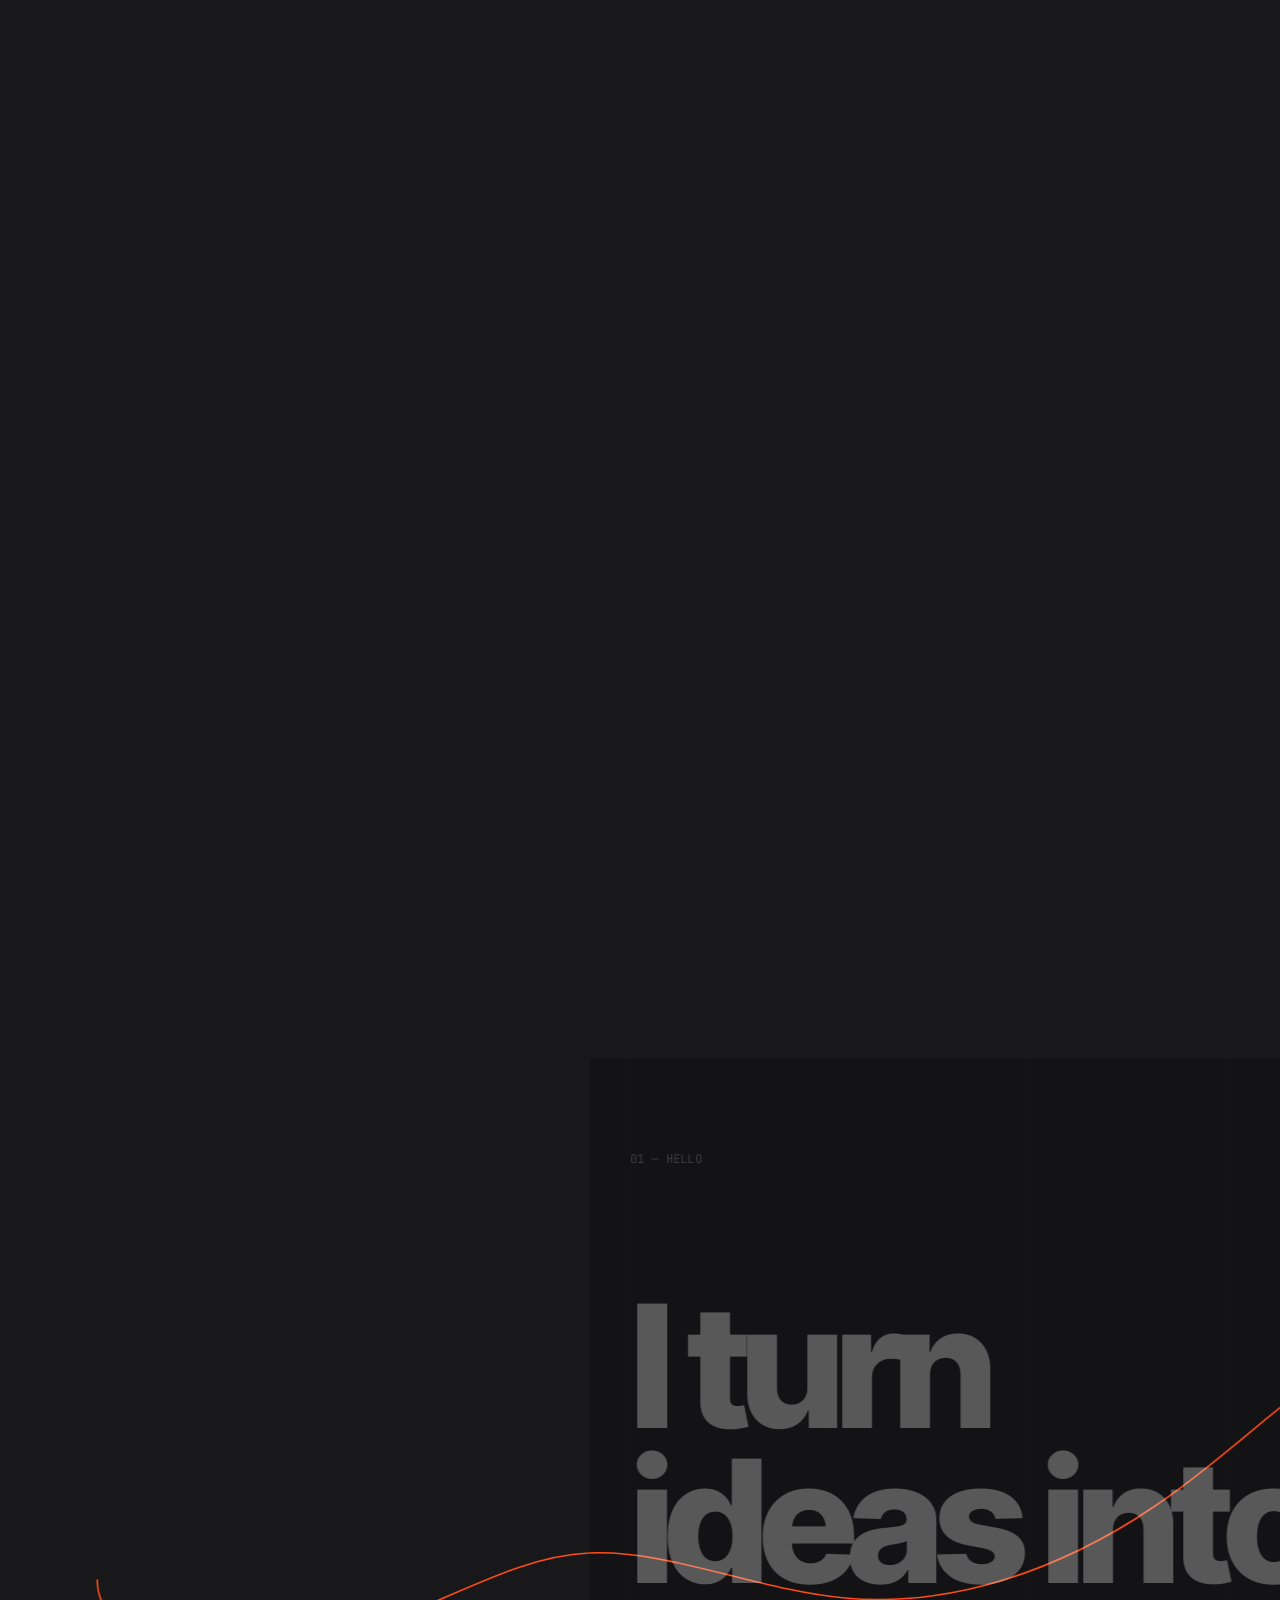
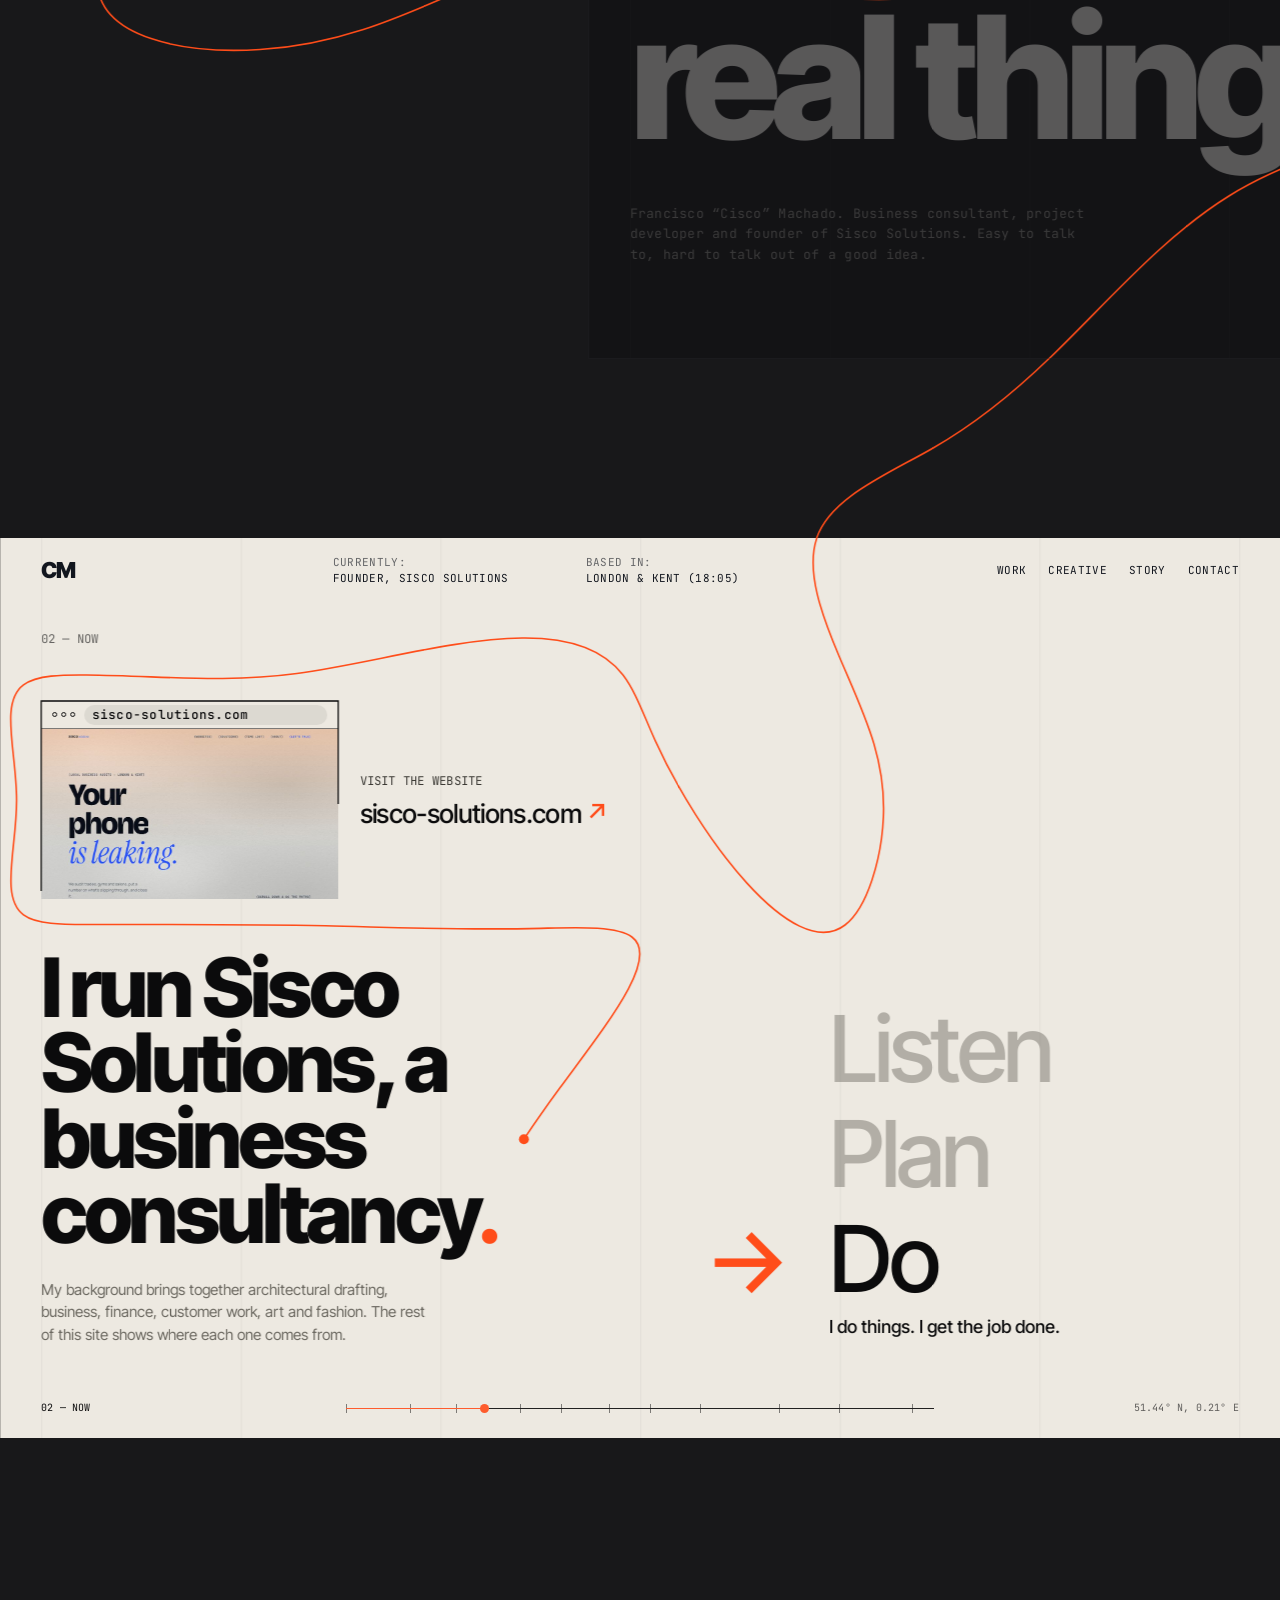
<file: index.html>
<!doctype html>
<html lang="en-GB">
<head>
<meta charset="utf-8">
<meta name="viewport" content="width=device-width, initial-scale=1">
<title>Cisco Machado</title>
<meta name="description" content="Francisco “Cisco” Machado — business consultant, project developer and founder of Sisco Solutions. Architectural drafting, business, finance, customer work, art and fashion. London & Kent.">
<meta name="theme-color" content="#0B0B0C">
<meta property="og:type" content="profile">
<meta property="og:title" content="Cisco Machado">
<meta property="og:description" content="Business consultant, project developer and founder of Sisco Solutions. I turn ideas into real things.">
<meta property="profile:first_name" content="Francisco">
<meta property="profile:last_name" content="Machado">
<link rel="preconnect" href="https://fonts.googleapis.com">
<link rel="preconnect" href="https://fonts.gstatic.com" crossorigin>
<link href="https://fonts.googleapis.com/css2?family=Inter+Tight:wght@400;500;800;900&family=Instrument+Serif:ital@0;1&family=JetBrains+Mono:wght@400;500&display=swap" rel="stylesheet">
<!-- page fade to and from the story pages: the opt-in sits inline so it is active before the body is read (a stylesheet still loading then switches it off) -->
<style>@view-transition { navigation: auto; }</style>
<link rel="stylesheet" href="assets/blend.css">
<link rel="stylesheet" href="assets/categories.css">
<link rel="stylesheet" href="assets/type.css">
</head>
<body>

<!-- The site is one space. Each section is a page floating in it; scrolling flies a camera from page to page.
     11 pages, story order: Now → Work → Creative work → What built me → Origins → Today. Source: BRIEF.md. -->
<div class="space" id="space" aria-hidden="true"></div>

<div class="world" id="world">
  <svg class="wthread" id="wthread" aria-hidden="true"><g id="wthreadSegs"></g><circle id="wthreadHead" r="5" /></svg>

  <!-- 00 OPENING: the name signs itself, the lines from Kino's sketch -->
  <section class="st ink st-intro" id="s-intro" data-no="00" data-x="0" data-y="0" data-hold="1.6" data-name="Cisco Machado" aria-hidden="true">
    <svg class="intro-lines" id="introLines">
      <path class="intro-line" id="introLineL" />
      <path class="intro-line" id="introLineR" />
    </svg>
    <div class="intro-name-wrap">
      <svg viewBox="0 0 1200 300" preserveAspectRatio="xMidYMid meet" id="introSvg">
        <text x="600" y="190" text-anchor="middle" class="intro-name" id="introName">Cisco Machado</text>
      </svg>
    </div>
    <p class="intro-cap mono">Business consultant and project developer.</p>
    <p class="intro-hint mono" id="introHint">Scroll <span class="dot"></span></p>
  </section>

  <!-- ============ NOW ============ -->

  <!-- 01 HELLO -->
  <section class="st ink st-hero" id="top" data-no="01" data-x="1.32" data-y="0.42" data-hold="0.8" data-name="Hello">
    <p class="kicker mono">01 — Hello</p>
    <h1 class="giant">
      <span class="ln"><span>I turn</span></span>
      <span class="ln"><span>ideas into</span></span>
      <span class="ln"><span>real things<i class="stop">.</i></span></span>
    </h1>
    <div class="hero-foot">
      <p class="mono">Francisco “Cisco” Machado. Business consultant, project developer and founder of Sisco Solutions. Easy to talk to, hard to talk out of a good idea.</p>
    </div>
  </section>

  <!-- 02 NOW: the arrow steps down the list as you scroll -->
  <section class="st paper st-approach" id="approach" data-no="02" data-x="0.86" data-y="1.62" data-hold="1.6" data-name="Now">
    <p class="kicker mono">02 — Now</p>
    <div class="now-left">
      <h2 class="big">I run Sisco Solutions, a business consultancy<i class="stop">.</i></h2>
      <p class="now-bg">My background brings together architectural drafting, business, finance, customer work, art and fashion. The rest of this site shows where each one comes from.</p>
      <!-- Kino's circled space (2026-11-06): the company's website, as a small browser window with a real picture of its home page.
           Wide screens: above the headline (CSS order); phones: under the paragraph. Builds in with the page (assets/type.js). -->
      <a class="sisco-card" href="https://sisco-solutions.com" target="_blank" rel="noopener" aria-label="sisco-solutions.com, visit the website (opens in a new tab)">
        <span class="sc-win" aria-hidden="true">
          <svg class="sc-edge" viewBox="0 0 100 100" preserveAspectRatio="none" focusable="false"><rect x="0" y="0" width="100" height="100" pathLength="1" /></svg>
          <span class="sc-bar"><span class="sc-dot"></span><span class="sc-dot"></span><span class="sc-dot"></span><span class="sc-addr">sisco-solutions.com</span></span>
          <span class="sc-view"><img src="assets/sisco-site.jpg" alt="" width="900" height="555" decoding="async"></span>
        </span>
        <span class="sc-text">
          <span class="sc-label mono">Visit the website</span>
          <span class="sc-name">sisco-solutions.com<span class="sc-arrow" aria-hidden="true">↗</span></span>
        </span>
      </a>
    </div>
    <ol class="steps" id="steps">
      <li><span class="arrow" aria-hidden="true">→</span><span class="word">Listen</span><p>I’m at ease starting conversations and building rapport with the people I work with.</p></li>
      <li><span class="arrow" aria-hidden="true">→</span><span class="word">Plan</span><p>I put pen to paper, so an idea can be seen and understood before anyone acts on it.</p></li>
      <li><span class="arrow" aria-hidden="true">→</span><span class="word">Do</span><p>I do things. I get the job done.</p></li>
    </ol>
  </section>

  <!-- ============ 03 SELECTED WORK + 04 CREATIVE WORK: one row of four; the camera pans across it ============ -->

  <section class="st paper st-work" id="work" data-no="03" data-x="2.0" data-y="2.72" data-hold="1" data-name="Work · Drafting" data-glide="1" style="--tint:120,140,170">
    <div class="blob" aria-hidden="true"></div>
    <div class="work-head mono"><span>03 — Selected work</span><span class="muted">What I’ve produced, and what I did in it.</span></div>
    <p class="proj-no mono">01 / bMAC Studio · Architectural drafter</p>
    <figure class="frame">
      <span class="dims mono" aria-hidden="true">Illustration</span>
      <span class="br tl" aria-hidden="true"></span><span class="br tr" aria-hidden="true"></span><span class="br bl" aria-hidden="true"></span><span class="br br-" aria-hidden="true"></span>
      <!-- draws itself as you scroll (assets/pages.js): data-w = when, as a share of this page's rest;
           data-rev = draws from its far end. Every stroke ends where it always was. -->
      <svg viewBox="0 0 900 340" class="ill" id="draftIll" aria-hidden="true">
        <g class="ink">
          <rect x="40" y="40" width="420" height="260" data-w=".1 .3" />
          <line x1="250" y1="40" x2="250" y2="170" data-w=".16 .24" /><line x1="40" y1="170" x2="190" y2="170" data-w=".21 .28" />
          <line x1="300" y1="170" x2="460" y2="170" data-w=".18 .26" data-rev="1" /><line x1="330" y1="170" x2="330" y2="300" data-w=".23 .31" data-rev="1" />
          <path d="M190 170 A 50 50 0 0 1 240 120" class="thin" data-w=".41 .49" /><line x1="190" y1="170" x2="190" y2="120" class="thin" data-w=".38 .43" />
          <path d="M330 230 A 40 40 0 0 0 370 270" class="thin" data-w=".45 .53" />
          <rect x="70" y="70" width="90" height="60" class="thin" data-w=".47 .57" /><rect x="290" y="70" width="140" height="70" class="thin" data-w=".5 .6" data-rev="1" />
          <line x1="40" y1="230" x2="40" y2="280" class="win" data-w=".36 .42" /><line x1="460" y1="90" x2="460" y2="140" class="win" data-w=".38 .44" data-rev="1" />
          <text x="40" y="324" class="lbl" data-type=".5 .57">PLAN</text>
        </g>
        <g class="ink">
          <line x1="540" y1="300" x2="880" y2="300" data-w=".04 .16" data-rev="1" />
          <rect x="580" y="150" width="250" height="150" data-w=".14 .32" />
          <path d="M565 150 L705 60 L845 150" id="draftRoof" />
          <rect x="610" y="180" width="60" height="50" class="thin" data-w=".49 .57" /><rect x="740" y="180" width="60" height="50" class="thin" data-w=".53 .61" />
          <rect x="680" y="230" width="44" height="70" class="thin" data-w=".44 .52" />
          <rect x="770" y="80" width="26" height="48" class="thin" data-w=".46 .53" />
          <text x="580" y="324" class="lbl" data-type=".54 .62">ELEVATION</text>
        </g>
        <path d="M460 236 C 500 236 520 236 540 270" class="acc-line" id="draftLink" />
      </svg>
      <figcaption>I produce planning and construction drawings. A drawing has to put an idea into a form other people can understand and use.</figcaption>
    </figure>
    <div class="proj-foot">
      <h3 class="proj-name">Drafting</h3>
      <!-- the tags as a ledger: each orange rule draws out as you scroll and sets its words to the right -->
      <ul class="tags tags-big" id="draftTags">
        <li><span class="tg-line" aria-hidden="true"></span><span class="tg-word">Planning drawings</span></li>
        <li><span class="tg-line" aria-hidden="true"></span><span class="tg-word">Construction drawings</span></li>
        <li><span class="tg-line" aria-hidden="true"></span><span class="tg-word">From idea to detail</span></li>
      </ul>
    </div>
  </section>

  <section class="st paper st-work st-lv" id="work-2" data-no="03" data-x="3.12" data-y="2.72" data-hold="1.3" data-name="Work · The Pitch" data-glide="1" style="--tint:255,77,26">
    <div class="blob" aria-hidden="true"></div>
    <p class="proj-no mono">02 / Sixth form · Livery team</p>
    <!-- Kino's sketch: the screen at the back, a long stage, five of us on it, the one in the middle presenting behind a lectern.
         Draws itself as you scroll (assets/pages.js); data-w = when, as a share of this page's rest. -->
    <div class="stage" aria-hidden="true">
      <svg viewBox="0 0 760 440" id="pitchStage" preserveAspectRatio="xMinYMid meet">
        <g class="o">
          <path d="M 96 20 C 220 13 430 9 656 15" data-w="0 .08" />
          <path d="M 642 2 C 648 90 646 190 638 294" data-w=".04 .11" />
          <path d="M 116 5 C 110 100 115 200 110 296" data-w=".06 .13" data-rev="1" />
          <path d="M 660 281 C 470 287 300 279 102 286" data-w=".09 .17" />
          <path d="M 548 10 C 584 7 620 4 652 1" data-w=".14 .18" />
          <path d="M 380 302 C 280 299 140 300 8 306" data-w=".12 .22" />
          <path d="M 380 302 C 500 300 640 299 754 303" data-w=".12 .22" />
          <path d="M 13 295 C 17 330 22 380 28 430" data-w=".2 .26" />
          <path d="M 749 295 C 747 330 745 380 742 420" data-w=".21 .27" />
          <path d="M 18 425 C 220 437 520 433 752 414" data-w=".24 .31" />
        </g>
        <g class="i">
          <path class="chart" d="M 146 84 L 196 74 L 238 78 L 296 60 L 340 66 L 404 48 L 450 52 L 532 34" data-w=".57 .68" />
          <path class="chart" d="M 514 30 L 533 34 L 524 50" data-w=".67 .7" />
          <path d="M 185.6 93.7 C 187.2 93.1 191.8 90.7 195.1 90.4 C 198.3 90.1 202.2 90.7 205.3 91.9 C 208.3 93.2 211.4 95.6 213.5 98.1 C 215.5 100.7 217.0 104.2 217.5 107.4 C 217.9 110.6 217.5 114.2 216.3 117.2 C 215.2 120.2 213.1 123.1 210.7 125.2 C 208.3 127.2 205.1 128.9 202.1 129.7 C 199.1 130.5 195.5 130.7 192.4 130.2 C 189.4 129.6 186.1 128.3 183.5 126.6 C 180.9 124.8 178.5 122.2 177.0 119.5 C 175.5 116.7 174.5 113.2 174.4 110.0 C 174.4 106.8 175.2 103.2 176.8 100.3 C 178.4 97.4 181.0 94.5 183.9 92.7 C 186.8 90.8 192.4 89.9 194.1 89.3" data-w=".3 .34" />
          <path d="M 196 132 C 197 166 195 198 197 222" data-w=".32 .35" />
          <path d="M 176 301 Q 186 262 197 222 Q 207 262 219 300" data-w=".34 .37" />
          <path d="M 166 196 Q 181 171 196 152 Q 214 131 228 98" data-w=".35 .38" />
          <path d="M 551.1 98.3 C 552.6 97.6 556.9 94.9 560.0 94.3 C 563.1 93.7 566.6 93.8 569.7 94.6 C 572.8 95.4 576.0 97.0 578.4 99.1 C 580.8 101.2 583.0 104.1 584.2 107.1 C 585.3 110.1 585.8 113.9 585.3 117.1 C 584.8 120.4 583.2 124.0 581.0 126.6 C 578.9 129.2 575.6 131.6 572.3 132.8 C 569.1 134.1 565.0 134.5 561.6 134.0 C 558.2 133.6 554.5 132.0 551.8 130.0 C 549.1 128.1 546.7 125.1 545.3 122.2 C 543.9 119.3 543.3 115.8 543.4 112.6 C 543.6 109.5 544.6 106.1 546.2 103.3 C 547.8 100.6 550.2 97.9 552.9 96.2 C 555.7 94.4 560.9 93.2 562.5 92.6" data-w=".35 .39" />
          <path d="M 564 136 L 564 160 L 538 238 Q 564 233 590 236 L 565 159" data-w=".37 .41" />
          <path d="M 552 238 L 550 300 M 576 237 L 579 300" data-w=".4 .42" />
          <path d="M 536 196 L 564 158 L 590 132 L 600 100" data-w=".4 .43" />
          <path d="M 291.8 92.3 C 293.4 93.0 299.0 94.3 301.7 96.3 C 304.4 98.4 306.9 101.5 308.1 104.6 C 309.4 107.7 309.8 111.5 309.4 114.7 C 308.9 118.0 307.4 121.4 305.4 123.9 C 303.5 126.5 300.6 128.7 297.7 130.1 C 294.8 131.5 291.3 132.2 288.1 132.2 C 284.9 132.2 281.5 131.4 278.6 130.0 C 275.7 128.7 272.9 126.5 270.9 124.0 C 268.9 121.5 267.3 118.1 266.8 114.9 C 266.3 111.7 266.5 107.9 267.7 104.8 C 268.9 101.6 271.1 98.3 273.8 96.1 C 276.5 93.9 280.3 92.1 283.8 91.5 C 287.3 90.9 291.5 91.2 294.8 92.4 C 298.2 93.5 302.3 97.3 303.8 98.3" data-w=".4 .44" />
          <path d="M 288 134 L 288 160 L 262 238 Q 288 233 314 236 L 289 159" data-w=".42 .46" />
          <path d="M 276 238 L 274 300 M 300 237 L 303 300" data-w=".45 .47" />
          <path d="M 258 196 L 288 158 L 317 194" data-w=".45 .48" />
          <path d="M 479.2 92.0 C 480.5 93.0 484.9 95.4 486.9 97.7 C 488.9 100.0 490.4 103.0 491.1 105.9 C 491.9 108.8 491.9 112.0 491.3 114.9 C 490.7 117.7 489.4 120.7 487.6 123.1 C 485.7 125.5 483.1 127.8 480.3 129.2 C 477.5 130.6 473.9 131.5 470.7 131.6 C 467.4 131.6 463.6 130.8 460.7 129.3 C 457.7 127.7 454.8 125.2 452.9 122.4 C 451.1 119.7 449.8 116.0 449.6 112.8 C 449.4 109.5 450.2 105.8 451.6 102.8 C 453.0 99.9 455.5 97.1 458.2 95.2 C 460.8 93.3 464.2 92.0 467.3 91.5 C 470.5 90.9 474.0 91.2 477.1 92.0 C 480.1 92.8 484.1 95.6 485.5 96.3" data-w=".45 .49" />
          <path d="M 472 133 C 473 166 471 198 472 222" data-w=".47 .5" />
          <path d="M 452 300 Q 462 262 472 222 Q 482 262 494 300" data-w=".49 .52" />
          <path d="M 444 192 L 472 156 L 500 190" data-w=".5 .53" />
          <path d="M 340 215 L 422 212" data-w=".49 .52" />
          <path d="M 347 215 L 357 300" data-w=".51 .54" />
          <path d="M 415 213 L 405 300" data-w=".51 .54" data-rev="1" />
          <path d="M 372.2 87.4 C 374.0 87.2 379.6 86.0 383.0 86.6 C 386.5 87.2 390.1 88.8 392.8 90.8 C 395.4 92.9 397.7 95.8 399.1 98.8 C 400.5 101.7 401.2 105.2 401.1 108.4 C 401.0 111.6 400.0 115.0 398.5 117.8 C 396.9 120.6 394.5 123.3 391.8 125.2 C 389.1 127.1 385.5 128.6 382.2 129.1 C 378.8 129.6 374.7 129.4 371.4 128.3 C 368.1 127.1 364.6 125.0 362.2 122.4 C 359.8 119.8 357.8 116.2 357.0 112.8 C 356.2 109.4 356.4 105.3 357.4 102.0 C 358.4 98.6 360.7 95.2 363.2 92.8 C 365.8 90.4 369.3 88.5 372.7 87.6 C 376.0 86.6 381.6 87.2 383.4 87.1" data-w=".52 .56" />
          <path d="M 380 131 C 381 160 379 190 381 213" data-w=".54 .57" />
          <path d="M 381 152 L 364 182 L 354 210" data-w=".56 .59" />
          <path d="M 381 152 L 407.8 131.1 L 421.8 102.3" id="pitchArm" data-w=".56 .59" />
        </g>
        <path class="o" d="M 368 240 L 394 240" data-w=".55 .57" />
      </svg>
    </div>
    <div class="lv-mid">
      <p class="lv-lede">A product, a sales pitch, and a room that included the CEO of Moonpig and the head of the Haberdashers’ schools trust.</p>
      <p class="lv-body">I was the team’s Head of Finance. Together we worked on the product, developed the sales pitch and presented it. It brought business thinking, financial responsibility, teamwork and pitching into one project, where our idea had to make sense to an audience from outside school. We came second. A good result, and I still wanted first.</p>
    </div>
    <div class="proj-foot">
      <h3 class="proj-name">The Pitch</h3>
      <ul class="tags mono"><li>My role: Head of Finance</li><li>A team product and pitch</li><li>Second place</li></ul>
    </div>
  </section>

  <section class="st paper st-work" id="creative" data-no="04" data-x="4.24" data-y="2.72" data-hold="1" data-name="Creative · Artwork" data-glide="1" style="--tint:150,110,90">
    <div class="blob" aria-hidden="true"></div>
    <div class="work-head mono"><span>04 — Creative work</span><span class="muted">My own point of view, in things I’ve made.</span></div>
    <p class="proj-no mono">01 / Artwork</p>
    <figure class="frame">
      <span class="dims mono" aria-hidden="true">Pieces to come</span>
      <span class="br tl" aria-hidden="true"></span><span class="br tr" aria-hidden="true"></span><span class="br bl" aria-hidden="true"></span><span class="br br-" aria-hidden="true"></span>
      <svg viewBox="0 0 900 340" class="ill" aria-hidden="true">
        <g class="ph">
          <rect x="40" y="40" width="300" height="250" />
          <rect x="420" y="20" width="440" height="290" />
        </g>
        <text x="40" y="314" class="lbl muted">SKETCH</text>
        <text x="420" y="334" class="lbl muted">FINISHED PIECE</text>
        <path d="M340 165 C 370 165 390 165 420 165" class="acc-line" />
      </svg>
      <figcaption>Drawing is part of my work. Art is where I take an idea somewhere personal, experiment with it, and finish it.</figcaption>
    </figure>
    <div class="proj-foot">
      <h3 class="proj-name">Artwork</h3>
      <ul class="tags mono"><li>Sketch</li><li>Process</li><li>Finished piece</li></ul>
    </div>
  </section>

  <section class="st paper st-work" id="creative-2" data-no="04" data-x="5.36" data-y="2.72" data-hold="1" data-name="Creative · Garments" style="--tint:90,120,110">
    <div class="blob" aria-hidden="true"></div>
    <p class="proj-no mono">02 / Garments</p>
    <figure class="frame">
      <span class="dims mono" aria-hidden="true">Pieces to come</span>
      <span class="br tl" aria-hidden="true"></span><span class="br tr" aria-hidden="true"></span><span class="br bl" aria-hidden="true"></span><span class="br br-" aria-hidden="true"></span>
      <svg viewBox="0 0 900 340" class="ill" aria-hidden="true">
        <g class="ph">
          <rect x="40" y="40" width="300" height="250" />
          <rect x="420" y="20" width="440" height="290" />
        </g>
        <text x="40" y="314" class="lbl muted">SKETCH</text>
        <text x="420" y="334" class="lbl muted">FINISHED GARMENT</text>
        <path d="M340 165 C 370 165 390 165 420 165" class="acc-line" />
      </svg>
      <figcaption>I create garments, from the first sketch to the finished piece.</figcaption>
    </figure>
    <div class="proj-foot">
      <h3 class="proj-name">Garments</h3>
      <ul class="tags mono"><li>Sketch</li><li>Process</li><li>Finished garment</li></ul>
    </div>
  </section>

  <!-- ============ 05 WHAT BUILT ME: an orange tile walks the grid as you scroll ============ -->

  <section class="st ink st-cap" id="built" data-no="05" data-x="6.8" data-y="3.6" data-hold="2.2" data-name="What built me">
    <p class="kicker mono">05 — What built me</p>
    <h2 class="big">Before the company<i class="stop">.</i></h2>
    <div class="tiles" id="tiles">
      <p class="tiles-lbl mono">Work experience</p>
      <a class="tile work-tile" href="bmac-studio.html"><strong>bMAC Studio<i class="tile-arrow" aria-hidden="true">↗</i></strong><span>Where my professional experience began. Alongside the drawing, I learned the trade and how a business runs.</span></a>
      <a class="tile work-tile" href="tk-maxx.html"><strong>TK Maxx<i class="tile-arrow" aria-hidden="true">↗</i></strong><span>A year of approaching people I didn’t know, starting conversations, building rapport and selling. It made me confident expressing myself.</span></a>
      <a class="tile work-tile" href="warehouse.html"><strong>Warehouse<i class="tile-arrow" aria-hidden="true">↗</i></strong><span>Night shifts, long hours, low pay. It made clear I wanted a different direction, and pushed me to change.</span></a>
      <p class="tiles-lbl mono">Qualifications &amp; sixth form</p>
      <a class="tile study-tile" href="it.html"><strong>IT — Distinction<i class="tile-arrow" aria-hidden="true">↗</i></strong><span>OCR Level 3 Cambridge Technical Introductory Diploma in IT, Emerging Digital Technology Practitioner. 2024.</span></a>
      <a class="tile study-tile" href="business.html"><strong>Business — Distinction<i class="tile-arrow" aria-hidden="true">↗</i></strong><span>OCR Level 3 Cambridge Technical Extended Certificate in Business. 2024.</span></a>
      <a class="tile study-tile" href="financial-studies.html"><strong>Financial Studies — Grade A<i class="tile-arrow" aria-hidden="true">↗</i></strong><span>LIBF Level 3 Diploma in Financial Studies. 2024.</span></a>
      <a class="tile study-tile" href="livery-team.html"><strong>Livery team<i class="tile-arrow" aria-hidden="true">↗</i></strong><span>Head of Finance in a sixth-form enterprise team. Second place.</span></a>
    </div>
  </section>

  <!-- the vote: the emotional centre of "what built me" -->
  <section class="st night st-ceo" id="built-2" data-no="05" data-x="6.3" data-y="4.9" data-hold="1.4" data-name="The vote">
    <p class="ceo-fact mono">Sixth form · Voted most likely to become a CEO</p>
    <h2 class="giant">
      <span class="ln"><span>They saw it</span></span>
      <span class="ln"><span>before</span></span>
      <span class="ln"><span>I did<i class="stop">.</i></span></span>
    </h2>
    <p class="ceo-body">A majority of my year group voted for me. For a while, I doubted I’d ever get there. Now I run my own company. That vote stayed with me.</p>
  </section>

  <!-- ============ 06 ORIGINS ============ -->
  <!-- Kino's sketch 7: the line draws a basketball hoop, the ball goes in, the line drops into a wave,
       a stick surfer rides it and falls head first into the water, and the water is the line again.
       The line is built in blend.js (ROUTES.origins); the ball, surfer, board and splash in assets/origins.js.
       A longer rest (data-hold) so every beat gets its own stretch of scrolling. -->
  <section class="st ink st-about" id="origins" data-no="06" data-x="4.9" data-y="5.3" data-hold="2" data-name="Origins">
    <p class="kicker mono">06 — Origins</p>
    <div class="about-grid">
      <p class="about-name">Born in Portugal.<br><em>Here since 2013.</em></p>
      <div class="about-body">
        <p>I was born near Lisbon and moved to the UK in 2013. I learned English from scratch at school, while getting used to a new country and a new culture. Being understood was the first thing I had to work at. Now it’s one of my strengths.</p>
        <p>Basketball came first. I started playing at secondary school and went on under-18 tours abroad. On my most recent trip back home, I discovered a passion for the peace of surf. These days, I run.</p>
      </div>
    </div>
    <dl class="stats">
      <div><dd>Portugal</dd><dt class="mono">Born</dt></div>
      <div><dd>2013</dd><dt class="mono">In the UK since</dt></div>
      <div><dd>Portuguese, English</dd><dt class="mono">Languages</dt></div>
      <div><dd>Basketball, surfing, running</dd><dt class="mono">Sport</dt></div>
    </dl>
  </section>

  <!-- ============ 07 TODAY: back to the present ============ -->
  <section class="st night st-contact" id="contact" data-no="07" data-x="6.1" data-y="6.4" data-hold="0.9" data-name="Today">
    <p class="kicker mono">07 — Today</p>
    <p class="contact-now">Today I run Sisco Solutions, a business consultancy. I’m always up for a good conversation about an idea, yours or mine.</p>
    <h2 class="giant">
      <span class="ln"><span>Let’s make</span></span>
      <span class="ln"><span>it real<i class="stop">.</i></span></span>
    </h2>
    <div class="contact-row">
      <a class="contact-big" href="mailto:solvedbysisco@gmail.com"><span class="end-dot" id="endDot"></span>solvedbysisco@gmail.com</a>
      <div class="contact-side">
        <!-- Kino's socials (2026-11-06). Each link's address is its href and its handle is the visible text: one place each. -->
        <ul class="socials">
          <li><a class="soc" href="https://www.instagram.com/ywng.cisco/" target="_blank" rel="noopener">
            <svg class="soc-logo" viewBox="0 0 24 24" aria-hidden="true" focusable="false"><rect class="ig" x="2.4" y="2.4" width="19.2" height="19.2" rx="5.4" /><circle class="ig" cx="12" cy="12" r="4.4" /><circle class="ig-dot" cx="17.4" cy="6.6" r="1.25" /></svg>
            <span class="soc-text"><span class="sr-only">Instagram, </span><span class="soc-handle">@ywng.cisco</span></span></a></li>
          <li><a class="soc" href="https://www.linkedin.com/in/ciscomachado/" target="_blank" rel="noopener">
            <svg class="soc-logo" viewBox="0 0 24 24" aria-hidden="true" focusable="false"><rect class="li-sq" x="2" y="2" width="20" height="20" rx="3.6" /><circle class="li-in" cx="7.4" cy="7.3" r="1.55" /><rect class="li-in" x="6.05" y="9.6" width="2.7" height="8.6" /><path class="li-in" d="M10.6 9.6h2.6v1.2c.5-.8 1.5-1.45 2.9-1.45 2.3 0 3.25 1.45 3.25 4v4.85h-2.7v-4.4c0-1.25-.35-2.05-1.5-2.05-1.2 0-1.85.85-1.85 2.2v4.25h-2.7z" /></svg>
            <span class="soc-text"><span class="sr-only">LinkedIn, </span><span class="soc-handle">Cisco Machado</span></span></a></li>
        </ul>
        <ul class="contact-list mono">
          <li><a href="tel:+447412752280">07412 752280</a></li>
          <li><a href="https://sisco-solutions.com" target="_blank" rel="noopener">sisco-solutions.com ↗</a></li>
        </ul>
      </div>
    </div>
    <footer class="foot mono">
      <span>© 2026 Francisco Machado</span>
      <a href="#s-intro">Back to the start ↑</a>
    </footer>
  </section>
</div>

<header class="bar" id="bar">
  <a class="mark" href="#top" aria-label="Cisco Machado, back to top">CM</a>
  <dl class="bar-facts">
    <div><dt>Currently:</dt><dd>Founder, Sisco Solutions</dd></div>
    <div><dt>Based in:</dt><dd>London &amp; Kent (<span id="clock">--:--</span>)</dd></div>
  </dl>
  <nav class="bar-nav" aria-label="Main">
    <a href="#work">Work</a>
    <a href="#creative">Creative</a>
    <a href="#built">Story</a>
    <a href="#contact">Contact</a>
  </nav>
</header>

<!-- where you are in the space -->
<div class="ruler mono" id="ruler" aria-hidden="true">
  <span class="ruler-name" id="rulerName">00 — Cisco Machado</span>
  <div class="ruler-track" id="rulerTrack"><span class="ruler-fill" id="rulerFill"></span><span class="ruler-dot" id="rulerDot"></span></div>
  <span class="ruler-geo">51.44° N, 0.21° E</span>
</div>

<div class="cursor" id="cursor" aria-hidden="true"></div>
<div class="spacer" id="spacer"></div>

<script src="assets/blend.js"></script>
<script src="assets/pages.js"></script>
<script src="assets/origins.js"></script>
<script src="assets/type.js"></script>
<script src="assets/transitions.js"></script>
</body>
</html>
</file>
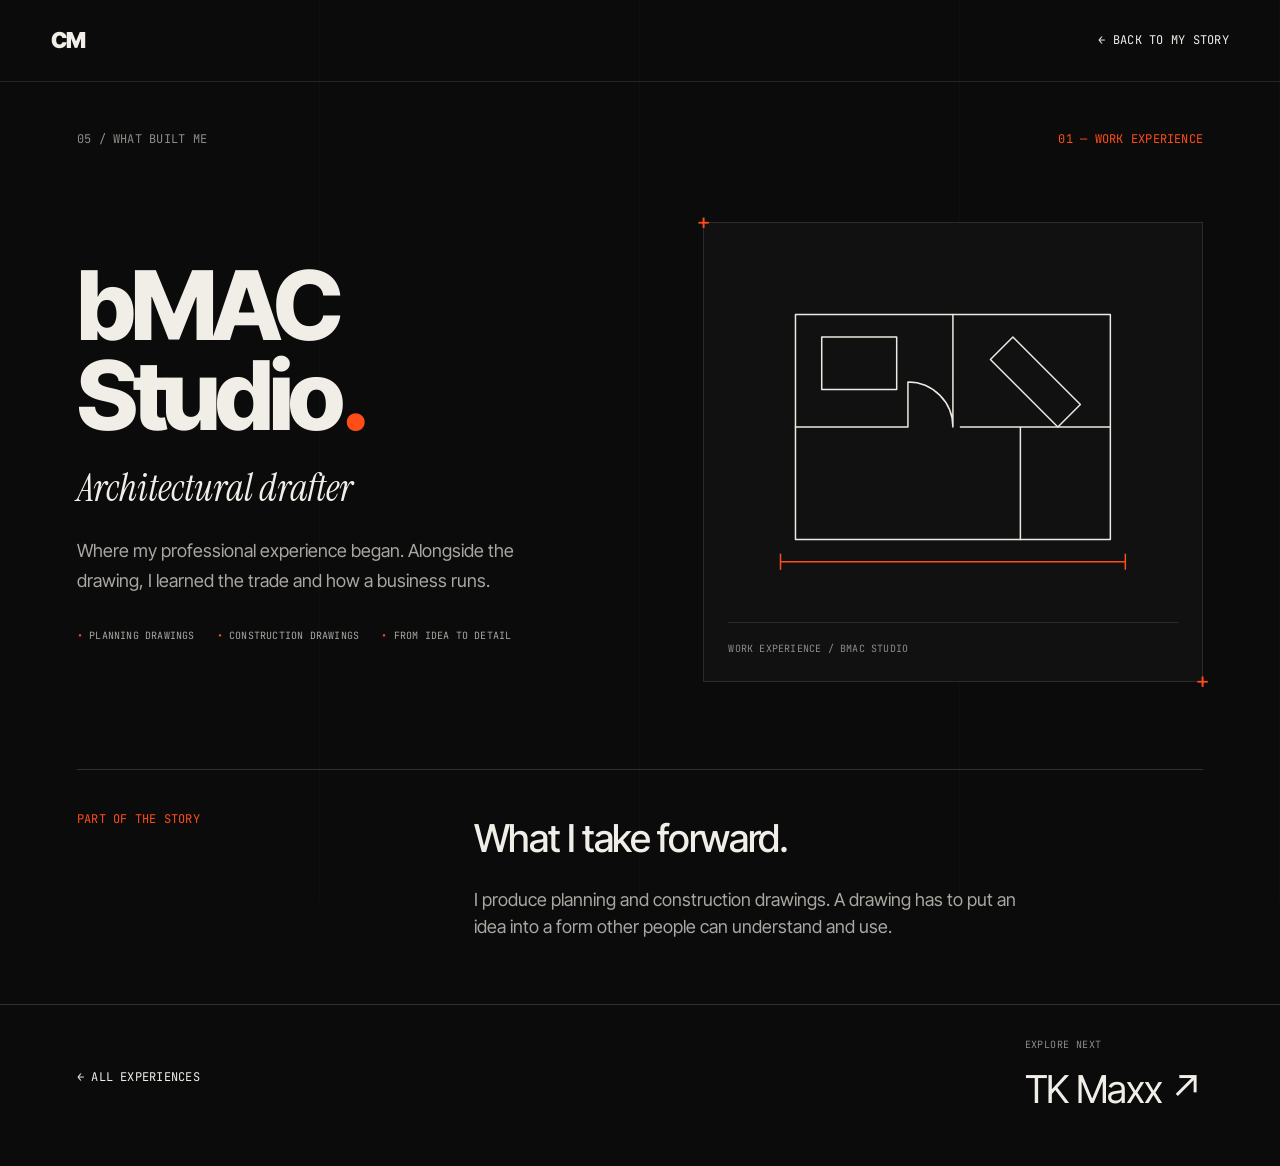
<file: bmac-studio.html>
<!doctype html>
<html lang="en-GB"><head><meta charset="utf-8"><meta name="viewport" content="width=device-width, initial-scale=1"><title>bMAC Studio — Cisco Machado</title><meta name="description" content="Where my professional experience began. Alongside the drawing, I learned the trade and how a business runs."><link rel="preconnect" href="https://fonts.googleapis.com"><link rel="preconnect" href="https://fonts.gstatic.com" crossorigin><link href="https://fonts.googleapis.com/css2?family=Inter+Tight:wght@400;500;800;900&family=Instrument+Serif:ital@0;1&family=JetBrains+Mono:wght@400;500&display=swap" rel="stylesheet"><style>@view-transition{navigation:auto}</style><link rel="stylesheet" href="assets/blend.css"><link rel="stylesheet" href="assets/categories.css"></head>
<body class="detail-page"><header class="detail-header"><a class="mark" href="index.html#top">CM</a><a class="back-link mono" href="index.html#built">← Back to my story</a></header>
<main><p class="eyebrow mono reveal">05 / What built me <span>01 — Work experience</span></p><div class="detail-hero"><div class="detail-copy"><h1 class="reveal">bMAC Studio<i class="stop">.</i></h1><p class="detail-sub reveal">Architectural drafter</p><p class="detail-desc reveal">Where my professional experience began. Alongside the drawing, I learned the trade and how a business runs.</p><ul class="detail-tags mono reveal"><li>Planning drawings</li><li>Construction drawings</li><li>From idea to detail</li></ul></div><figure class="detail-art reveal"><svg viewBox="0 0 600 500" role="img" aria-label="bMAC Studio illustration"><g class="drawing"><rect x="90" y="90" width="420" height="300"/><path d="M90 240h150m70 0h200M300 90v150m90 0v150M240 240v-60m0 0a60 60 0 0 1 60 60"/><path class="accent" d="M70 420h460M70 410v20m460-20v20"/><rect x="125" y="120" width="100" height="70"/><path d="m350 150 30-30 90 90-30 30z"/></g></svg><figcaption class="mono">Work experience / bMAC Studio</figcaption></figure></div>
<section class="detail-context reveal"><p class="mono">Part of the story</p><div><h2>What I take forward.</h2><p>I produce planning and construction drawings. A drawing has to put an idea into a form other people can understand and use.</p></div></section>
</main><footer class="detail-footer"><a class="back-link mono" href="index.html#built">← All experiences</a><a class="next-link" href="tk-maxx.html"><span class="mono">Explore next</span>TK Maxx <span aria-hidden="true">↗</span></a></footer><script src="assets/transitions.js"></script></body></html>
</file>
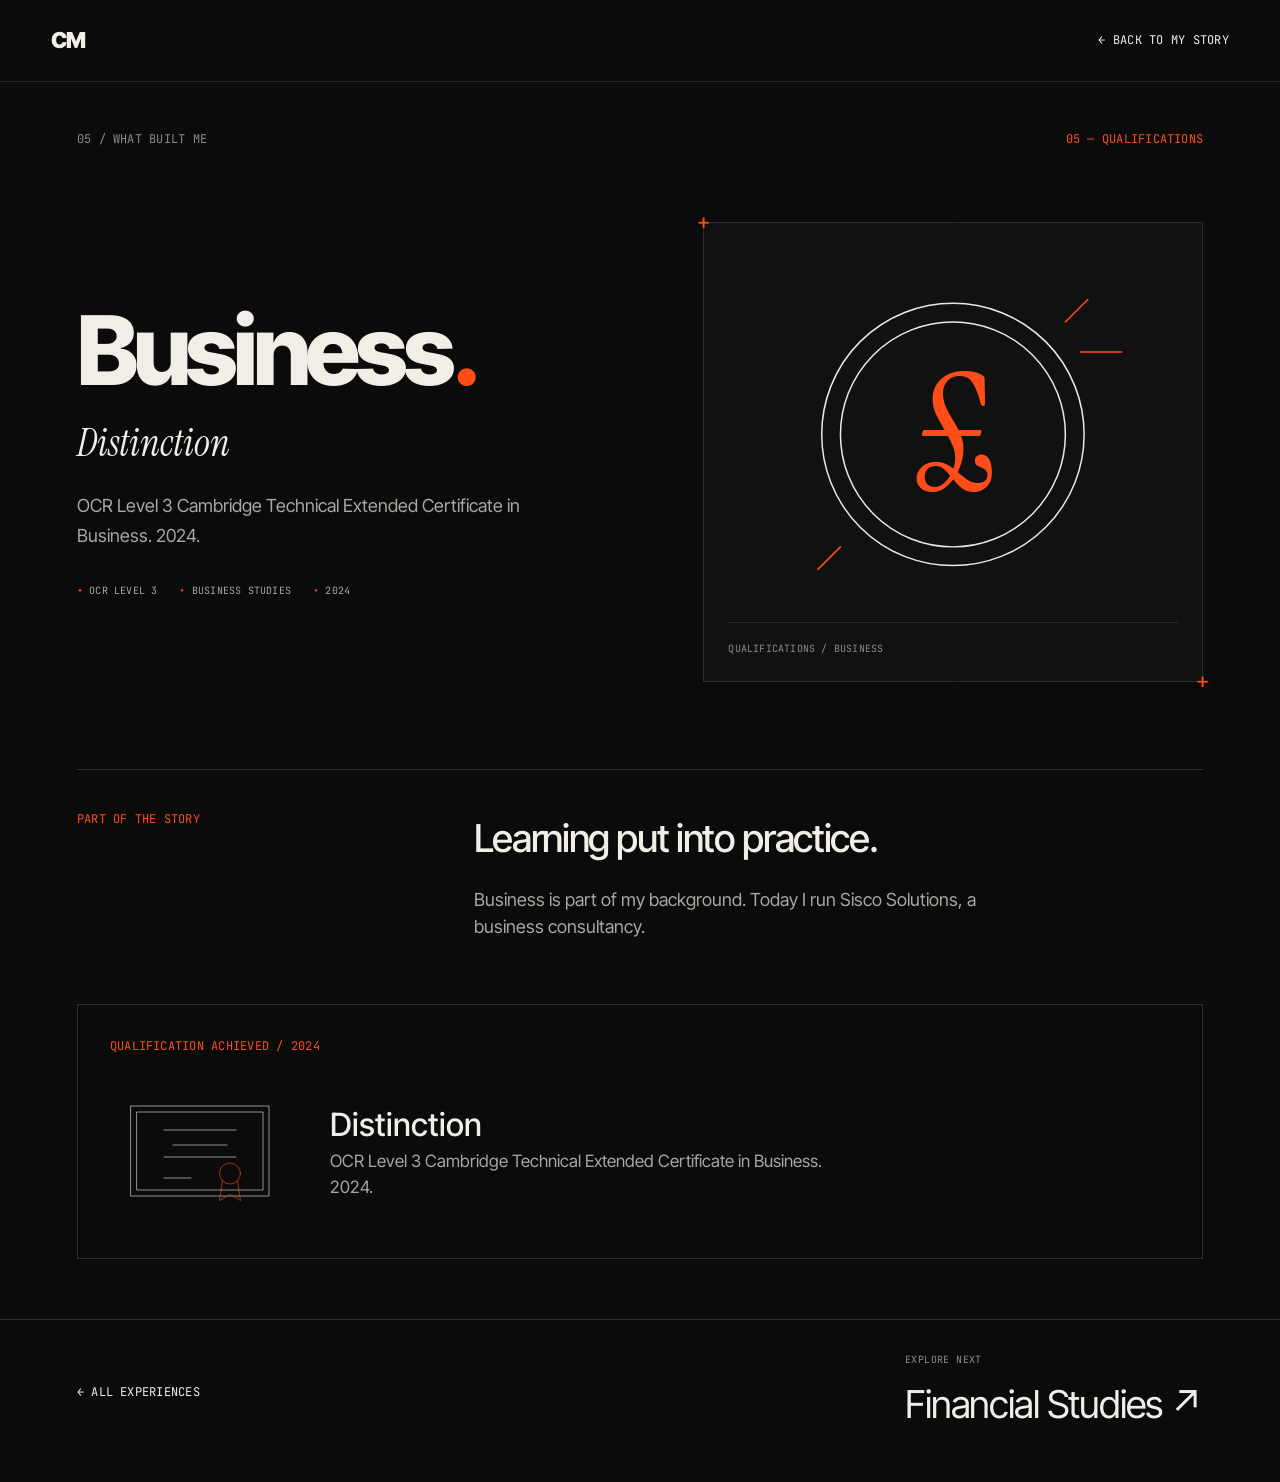
<file: business.html>
<!doctype html>
<html lang="en-GB"><head><meta charset="utf-8"><meta name="viewport" content="width=device-width, initial-scale=1"><title>Business — Cisco Machado</title><meta name="description" content="OCR Level 3 Cambridge Technical Extended Certificate in Business. 2024."><link rel="preconnect" href="https://fonts.googleapis.com"><link rel="preconnect" href="https://fonts.gstatic.com" crossorigin><link href="https://fonts.googleapis.com/css2?family=Inter+Tight:wght@400;500;800;900&family=Instrument+Serif:ital@0;1&family=JetBrains+Mono:wght@400;500&display=swap" rel="stylesheet"><style>@view-transition{navigation:auto}</style><link rel="stylesheet" href="assets/blend.css"><link rel="stylesheet" href="assets/categories.css"></head>
<body class="detail-page"><header class="detail-header"><a class="mark" href="index.html#top">CM</a><a class="back-link mono" href="index.html#built">← Back to my story</a></header>
<main><p class="eyebrow mono reveal">05 / What built me <span>05 — Qualifications</span></p><div class="detail-hero"><div class="detail-copy"><h1 class="reveal">Business<i class="stop">.</i></h1><p class="detail-sub reveal">Distinction</p><p class="detail-desc reveal">OCR Level 3 Cambridge Technical Extended Certificate in Business. 2024.</p><ul class="detail-tags mono reveal"><li>OCR Level 3</li><li>Business studies</li><li>2024</li></ul></div><figure class="detail-art reveal"><svg viewBox="0 0 600 500" role="img" aria-label="Business illustration"><g class="drawing"><circle cx="300" cy="250" r="175"/><circle cx="300" cy="250" r="150"/><text x="300" y="325" text-anchor="middle" class="currency">£</text><path class="accent" d="m450 100 30-30m-10 70h55M150 400l-30 30"/></g></svg><figcaption class="mono">Qualifications / Business</figcaption></figure></div>
<section class="detail-context reveal"><p class="mono">Part of the story</p><div><h2>Learning put into practice.</h2><p>Business is part of my background. Today I run Sisco Solutions, a business consultancy.</p></div></section><div class="credential"><span class="mono">Qualification achieved / 2024</span><svg viewBox="0 0 600 500" role="img" aria-label="Certificate illustration"><g class="drawing"><rect x="70" y="100" width="460" height="300"/><rect x="90" y="120" width="420" height="260"/><path d="M180 180h240m-210 50h180m-210 40h240m-240 70h90"/><circle class="accent" cx="400" cy="325" r="35"/><path class="accent" d="m375 350-10 65 35-20 35 20-10-65"/></g></svg><div><h2>Distinction</h2><p>OCR Level 3 Cambridge Technical Extended Certificate in Business. 2024.</p></div></div>
</main><footer class="detail-footer"><a class="back-link mono" href="index.html#built">← All experiences</a><a class="next-link" href="financial-studies.html"><span class="mono">Explore next</span>Financial Studies <span aria-hidden="true">↗</span></a></footer><script src="assets/transitions.js"></script></body></html>
</file>
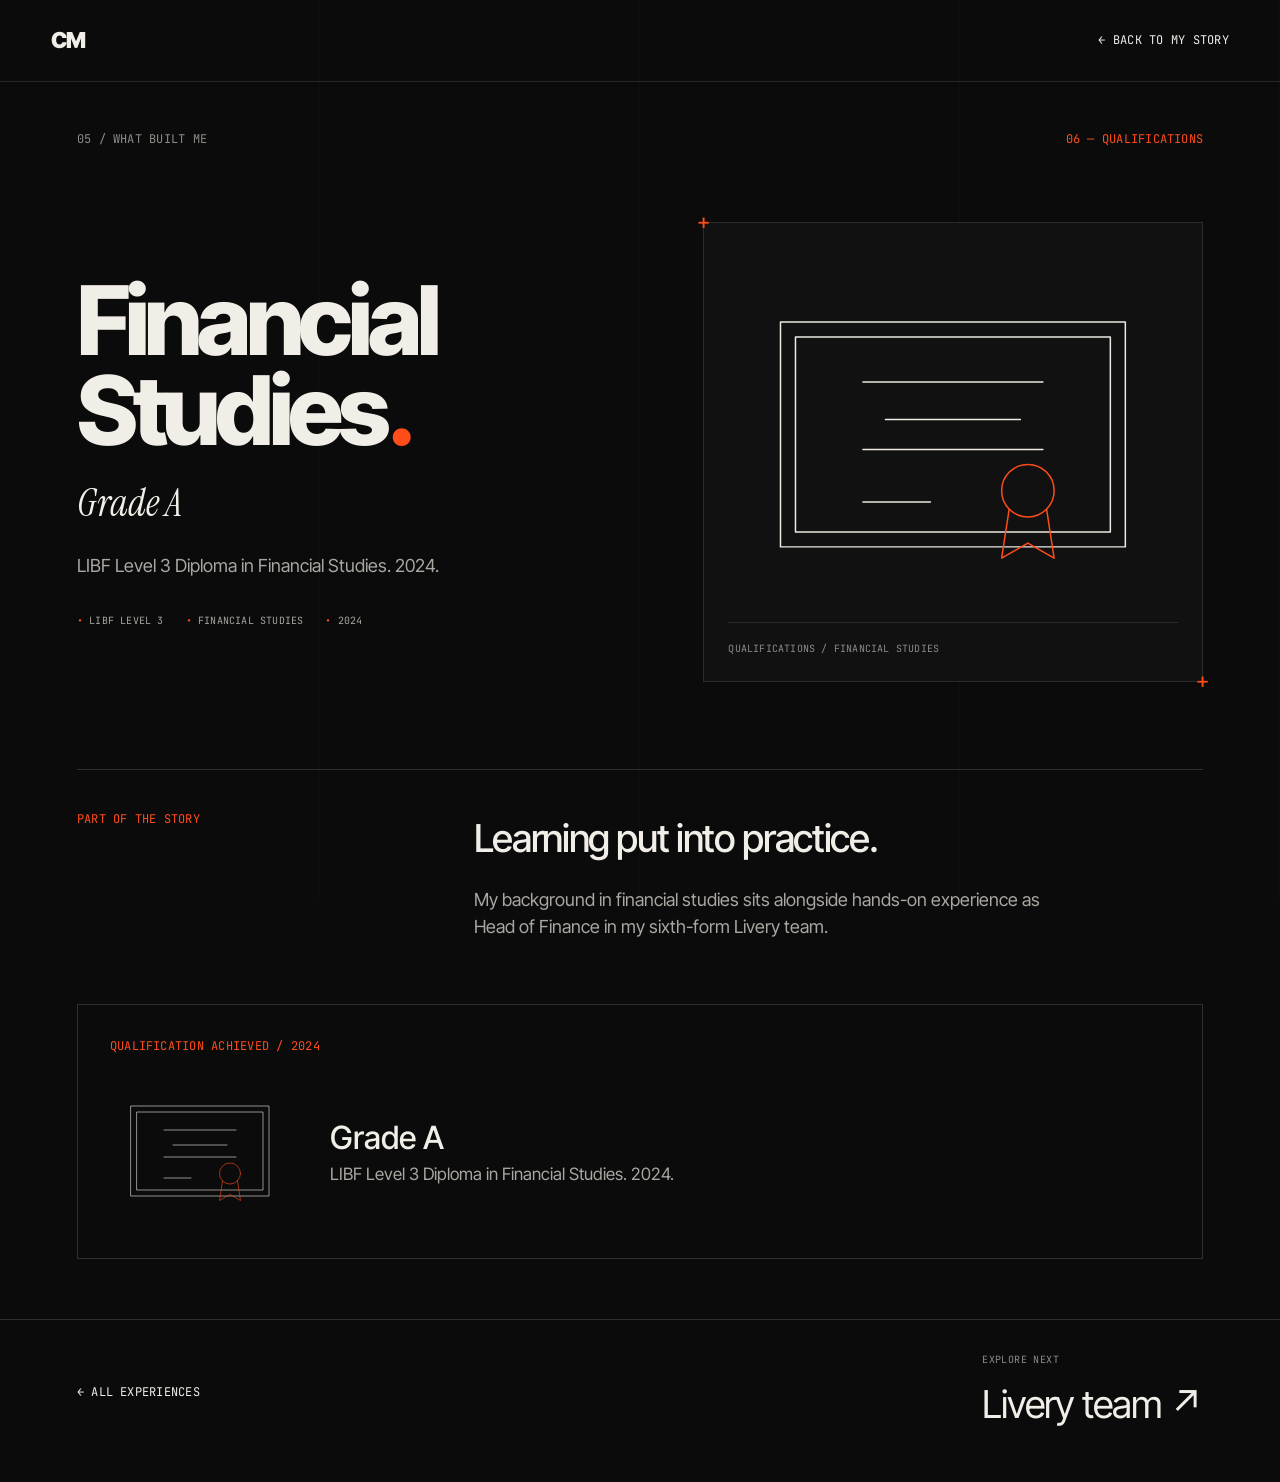
<file: financial-studies.html>
<!doctype html>
<html lang="en-GB"><head><meta charset="utf-8"><meta name="viewport" content="width=device-width, initial-scale=1"><title>Financial Studies — Cisco Machado</title><meta name="description" content="LIBF Level 3 Diploma in Financial Studies. 2024."><link rel="preconnect" href="https://fonts.googleapis.com"><link rel="preconnect" href="https://fonts.gstatic.com" crossorigin><link href="https://fonts.googleapis.com/css2?family=Inter+Tight:wght@400;500;800;900&family=Instrument+Serif:ital@0;1&family=JetBrains+Mono:wght@400;500&display=swap" rel="stylesheet"><style>@view-transition{navigation:auto}</style><link rel="stylesheet" href="assets/blend.css"><link rel="stylesheet" href="assets/categories.css"></head>
<body class="detail-page"><header class="detail-header"><a class="mark" href="index.html#top">CM</a><a class="back-link mono" href="index.html#built">← Back to my story</a></header>
<main><p class="eyebrow mono reveal">05 / What built me <span>06 — Qualifications</span></p><div class="detail-hero"><div class="detail-copy"><h1 class="reveal">Financial Studies<i class="stop">.</i></h1><p class="detail-sub reveal">Grade A</p><p class="detail-desc reveal">LIBF Level 3 Diploma in Financial Studies. 2024.</p><ul class="detail-tags mono reveal"><li>LIBF Level 3</li><li>Financial studies</li><li>2024</li></ul></div><figure class="detail-art reveal"><svg viewBox="0 0 600 500" role="img" aria-label="Financial Studies illustration"><g class="drawing"><rect x="70" y="100" width="460" height="300"/><rect x="90" y="120" width="420" height="260"/><path d="M180 180h240m-210 50h180m-210 40h240m-240 70h90"/><circle class="accent" cx="400" cy="325" r="35"/><path class="accent" d="m375 350-10 65 35-20 35 20-10-65"/></g></svg><figcaption class="mono">Qualifications / Financial Studies</figcaption></figure></div>
<section class="detail-context reveal"><p class="mono">Part of the story</p><div><h2>Learning put into practice.</h2><p>My background in financial studies sits alongside hands-on experience as Head of Finance in my sixth-form Livery team.</p></div></section><div class="credential"><span class="mono">Qualification achieved / 2024</span><svg viewBox="0 0 600 500" role="img" aria-label="Certificate illustration"><g class="drawing"><rect x="70" y="100" width="460" height="300"/><rect x="90" y="120" width="420" height="260"/><path d="M180 180h240m-210 50h180m-210 40h240m-240 70h90"/><circle class="accent" cx="400" cy="325" r="35"/><path class="accent" d="m375 350-10 65 35-20 35 20-10-65"/></g></svg><div><h2>Grade A</h2><p>LIBF Level 3 Diploma in Financial Studies. 2024.</p></div></div>
</main><footer class="detail-footer"><a class="back-link mono" href="index.html#built">← All experiences</a><a class="next-link" href="livery-team.html"><span class="mono">Explore next</span>Livery team <span aria-hidden="true">↗</span></a></footer><script src="assets/transitions.js"></script></body></html>
</file>
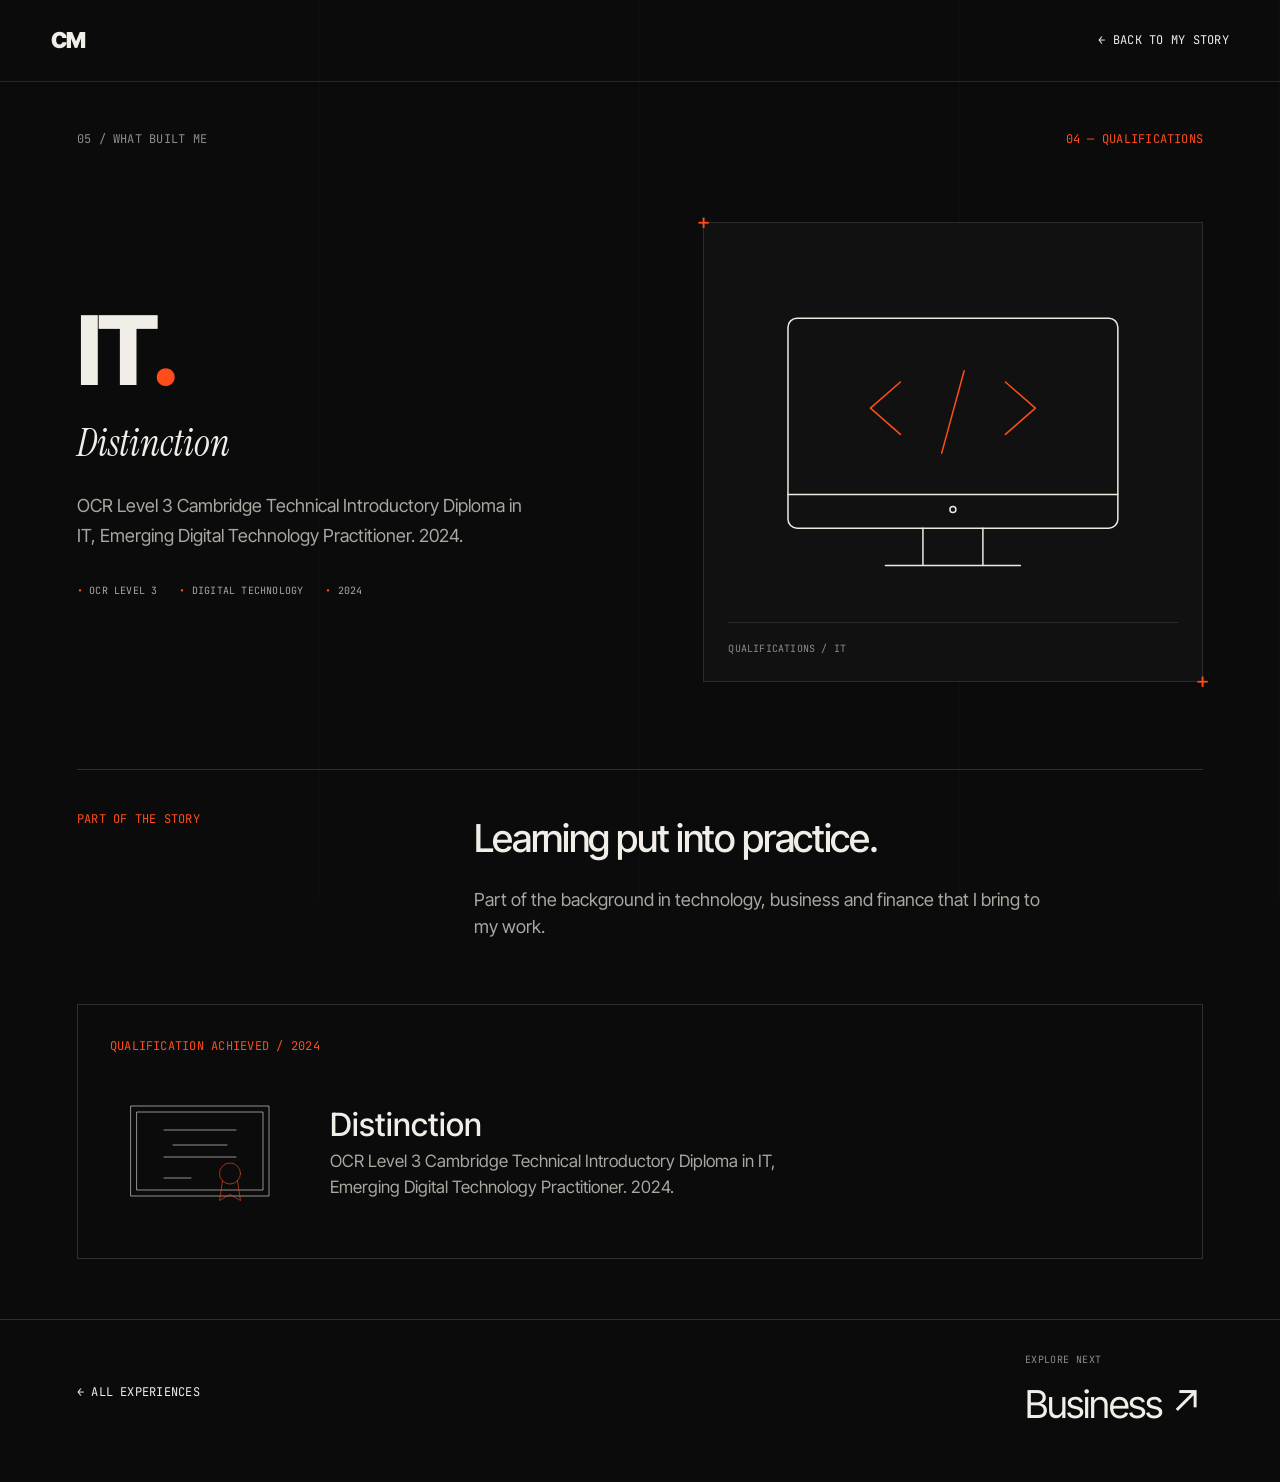
<file: it.html>
<!doctype html>
<html lang="en-GB"><head><meta charset="utf-8"><meta name="viewport" content="width=device-width, initial-scale=1"><title>IT — Cisco Machado</title><meta name="description" content="OCR Level 3 Cambridge Technical Introductory Diploma in IT, Emerging Digital Technology Practitioner. 2024."><link rel="preconnect" href="https://fonts.googleapis.com"><link rel="preconnect" href="https://fonts.gstatic.com" crossorigin><link href="https://fonts.googleapis.com/css2?family=Inter+Tight:wght@400;500;800;900&family=Instrument+Serif:ital@0;1&family=JetBrains+Mono:wght@400;500&display=swap" rel="stylesheet"><style>@view-transition{navigation:auto}</style><link rel="stylesheet" href="assets/blend.css"><link rel="stylesheet" href="assets/categories.css"></head>
<body class="detail-page"><header class="detail-header"><a class="mark" href="index.html#top">CM</a><a class="back-link mono" href="index.html#built">← Back to my story</a></header>
<main><p class="eyebrow mono reveal">05 / What built me <span>04 — Qualifications</span></p><div class="detail-hero"><div class="detail-copy"><h1 class="reveal">IT<i class="stop">.</i></h1><p class="detail-sub reveal">Distinction</p><p class="detail-desc reveal">OCR Level 3 Cambridge Technical Introductory Diploma in IT, Emerging Digital Technology Practitioner. 2024.</p><ul class="detail-tags mono reveal"><li>OCR Level 3</li><li>Digital technology</li><li>2024</li></ul></div><figure class="detail-art reveal"><svg viewBox="0 0 600 500" role="img" aria-label="IT illustration"><g class="drawing"><rect x="80" y="95" width="440" height="280" rx="12"/><path d="M80 330h440M260 375v50m80-50v50m-130 0h180"/><path class="accent" d="m230 180-40 35 40 35m140-70 40 35-40 35m-55-85-30 110"/><circle cx="300" cy="350" r="4"/></g></svg><figcaption class="mono">Qualifications / IT</figcaption></figure></div>
<section class="detail-context reveal"><p class="mono">Part of the story</p><div><h2>Learning put into practice.</h2><p>Part of the background in technology, business and finance that I bring to my work.</p></div></section><div class="credential"><span class="mono">Qualification achieved / 2024</span><svg viewBox="0 0 600 500" role="img" aria-label="Certificate illustration"><g class="drawing"><rect x="70" y="100" width="460" height="300"/><rect x="90" y="120" width="420" height="260"/><path d="M180 180h240m-210 50h180m-210 40h240m-240 70h90"/><circle class="accent" cx="400" cy="325" r="35"/><path class="accent" d="m375 350-10 65 35-20 35 20-10-65"/></g></svg><div><h2>Distinction</h2><p>OCR Level 3 Cambridge Technical Introductory Diploma in IT, Emerging Digital Technology Practitioner. 2024.</p></div></div>
</main><footer class="detail-footer"><a class="back-link mono" href="index.html#built">← All experiences</a><a class="next-link" href="business.html"><span class="mono">Explore next</span>Business <span aria-hidden="true">↗</span></a></footer><script src="assets/transitions.js"></script></body></html>
</file>
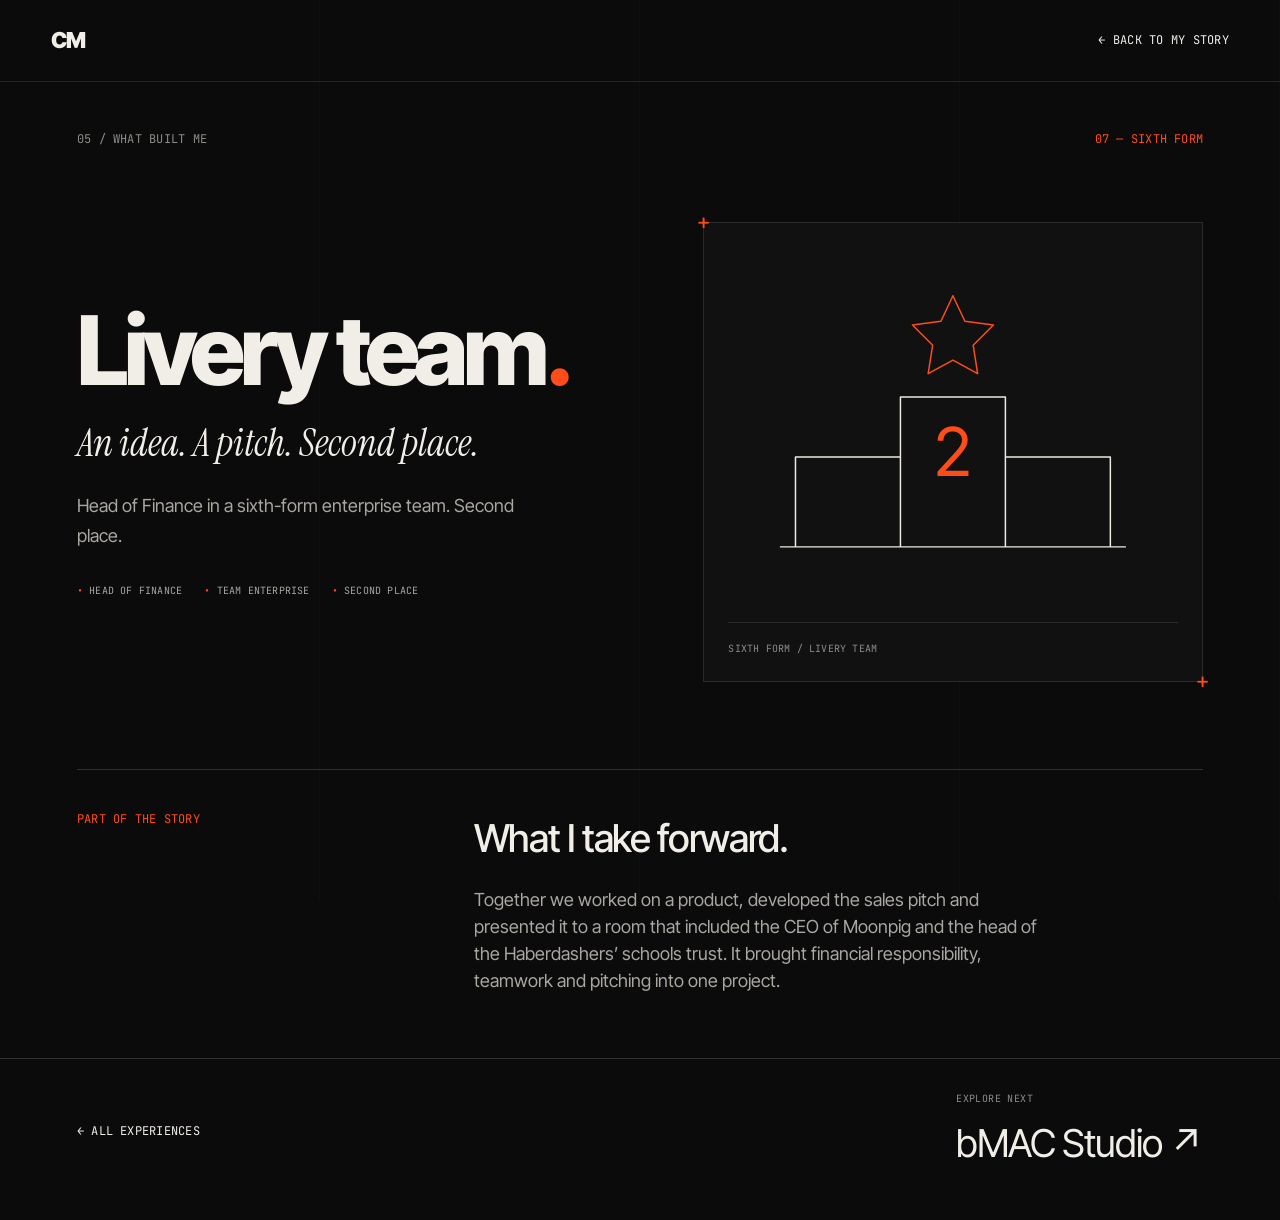
<file: livery-team.html>
<!doctype html>
<html lang="en-GB"><head><meta charset="utf-8"><meta name="viewport" content="width=device-width, initial-scale=1"><title>Livery team — Cisco Machado</title><meta name="description" content="Head of Finance in a sixth-form enterprise team. Second place."><link rel="preconnect" href="https://fonts.googleapis.com"><link rel="preconnect" href="https://fonts.gstatic.com" crossorigin><link href="https://fonts.googleapis.com/css2?family=Inter+Tight:wght@400;500;800;900&family=Instrument+Serif:ital@0;1&family=JetBrains+Mono:wght@400;500&display=swap" rel="stylesheet"><style>@view-transition{navigation:auto}</style><link rel="stylesheet" href="assets/blend.css"><link rel="stylesheet" href="assets/categories.css"></head>
<body class="detail-page"><header class="detail-header"><a class="mark" href="index.html#top">CM</a><a class="back-link mono" href="index.html#built">← Back to my story</a></header>
<main><p class="eyebrow mono reveal">05 / What built me <span>07 — Sixth form</span></p><div class="detail-hero"><div class="detail-copy"><h1 class="reveal">Livery team<i class="stop">.</i></h1><p class="detail-sub reveal">An idea. A pitch. Second place.</p><p class="detail-desc reveal">Head of Finance in a sixth-form enterprise team. Second place.</p><ul class="detail-tags mono reveal"><li>Head of Finance</li><li>Team enterprise</li><li>Second place</li></ul></div><figure class="detail-art reveal"><svg viewBox="0 0 600 500" role="img" aria-label="Livery team illustration"><g class="drawing"><path d="M90 400V280h140v120m0-120v-80h140v200m0-120h140v120M70 400h460"/><text x="300" y="305" text-anchor="middle" class="rank">2</text><path class="accent" d="m300 65 16 34 38 5-27 27 6 38-33-18-33 18 6-38-27-27 38-5z"/></g></svg><figcaption class="mono">Sixth form / Livery team</figcaption></figure></div>
<section class="detail-context reveal"><p class="mono">Part of the story</p><div><h2>What I take forward.</h2><p>Together we worked on a product, developed the sales pitch and presented it to a room that included the CEO of Moonpig and the head of the Haberdashers’ schools trust. It brought financial responsibility, teamwork and pitching into one project.</p></div></section>
</main><footer class="detail-footer"><a class="back-link mono" href="index.html#built">← All experiences</a><a class="next-link" href="bmac-studio.html"><span class="mono">Explore next</span>bMAC Studio <span aria-hidden="true">↗</span></a></footer><script src="assets/transitions.js"></script></body></html>
</file>
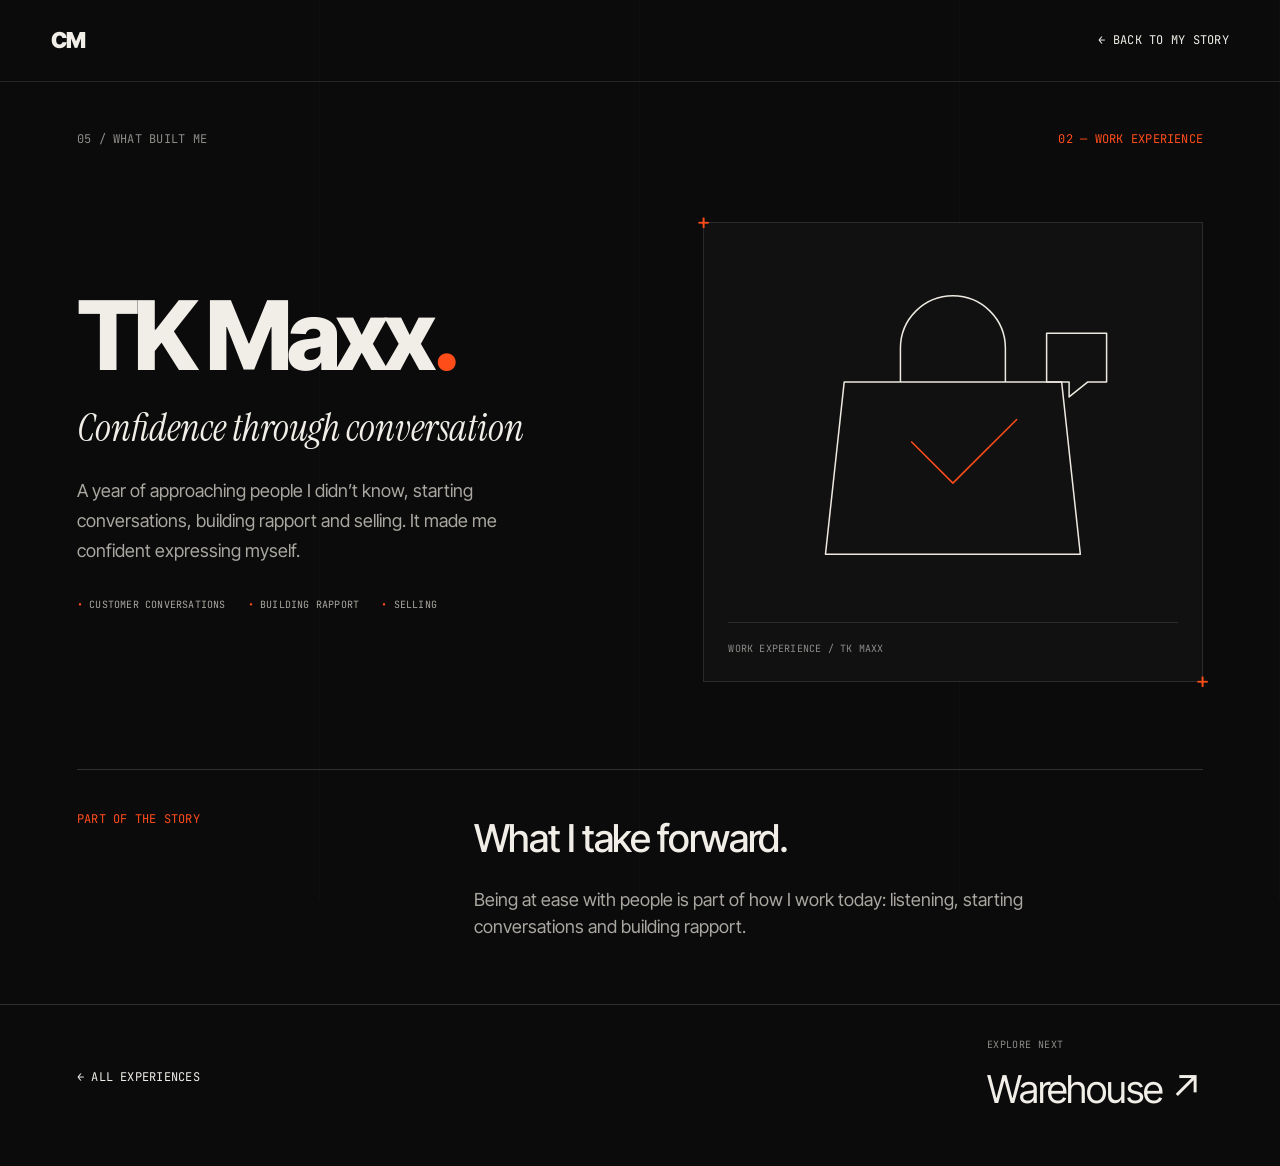
<file: tk-maxx.html>
<!doctype html>
<html lang="en-GB"><head><meta charset="utf-8"><meta name="viewport" content="width=device-width, initial-scale=1"><title>TK Maxx — Cisco Machado</title><meta name="description" content="A year of approaching people I didn’t know, starting conversations, building rapport and selling. It made me confident expressing myself."><link rel="preconnect" href="https://fonts.googleapis.com"><link rel="preconnect" href="https://fonts.gstatic.com" crossorigin><link href="https://fonts.googleapis.com/css2?family=Inter+Tight:wght@400;500;800;900&family=Instrument+Serif:ital@0;1&family=JetBrains+Mono:wght@400;500&display=swap" rel="stylesheet"><style>@view-transition{navigation:auto}</style><link rel="stylesheet" href="assets/blend.css"><link rel="stylesheet" href="assets/categories.css"></head>
<body class="detail-page"><header class="detail-header"><a class="mark" href="index.html#top">CM</a><a class="back-link mono" href="index.html#built">← Back to my story</a></header>
<main><p class="eyebrow mono reveal">05 / What built me <span>02 — Work experience</span></p><div class="detail-hero"><div class="detail-copy"><h1 class="reveal">TK Maxx<i class="stop">.</i></h1><p class="detail-sub reveal">Confidence through conversation</p><p class="detail-desc reveal">A year of approaching people I didn’t know, starting conversations, building rapport and selling. It made me confident expressing myself.</p><ul class="detail-tags mono reveal"><li>Customer conversations</li><li>Building rapport</li><li>Selling</li></ul></div><figure class="detail-art reveal"><svg viewBox="0 0 600 500" role="img" aria-label="TK Maxx illustration"><g class="drawing"><path d="M155 180h290l25 230H130zM230 180v-45a70 70 0 0 1 140 0v45"/><path class="accent" d="m245 260 55 55 85-85"/><path d="M425 115h80v65h-25l-25 20v-20h-30z"/></g></svg><figcaption class="mono">Work experience / TK Maxx</figcaption></figure></div>
<section class="detail-context reveal"><p class="mono">Part of the story</p><div><h2>What I take forward.</h2><p>Being at ease with people is part of how I work today: listening, starting conversations and building rapport.</p></div></section>
</main><footer class="detail-footer"><a class="back-link mono" href="index.html#built">← All experiences</a><a class="next-link" href="warehouse.html"><span class="mono">Explore next</span>Warehouse <span aria-hidden="true">↗</span></a></footer><script src="assets/transitions.js"></script></body></html>
</file>
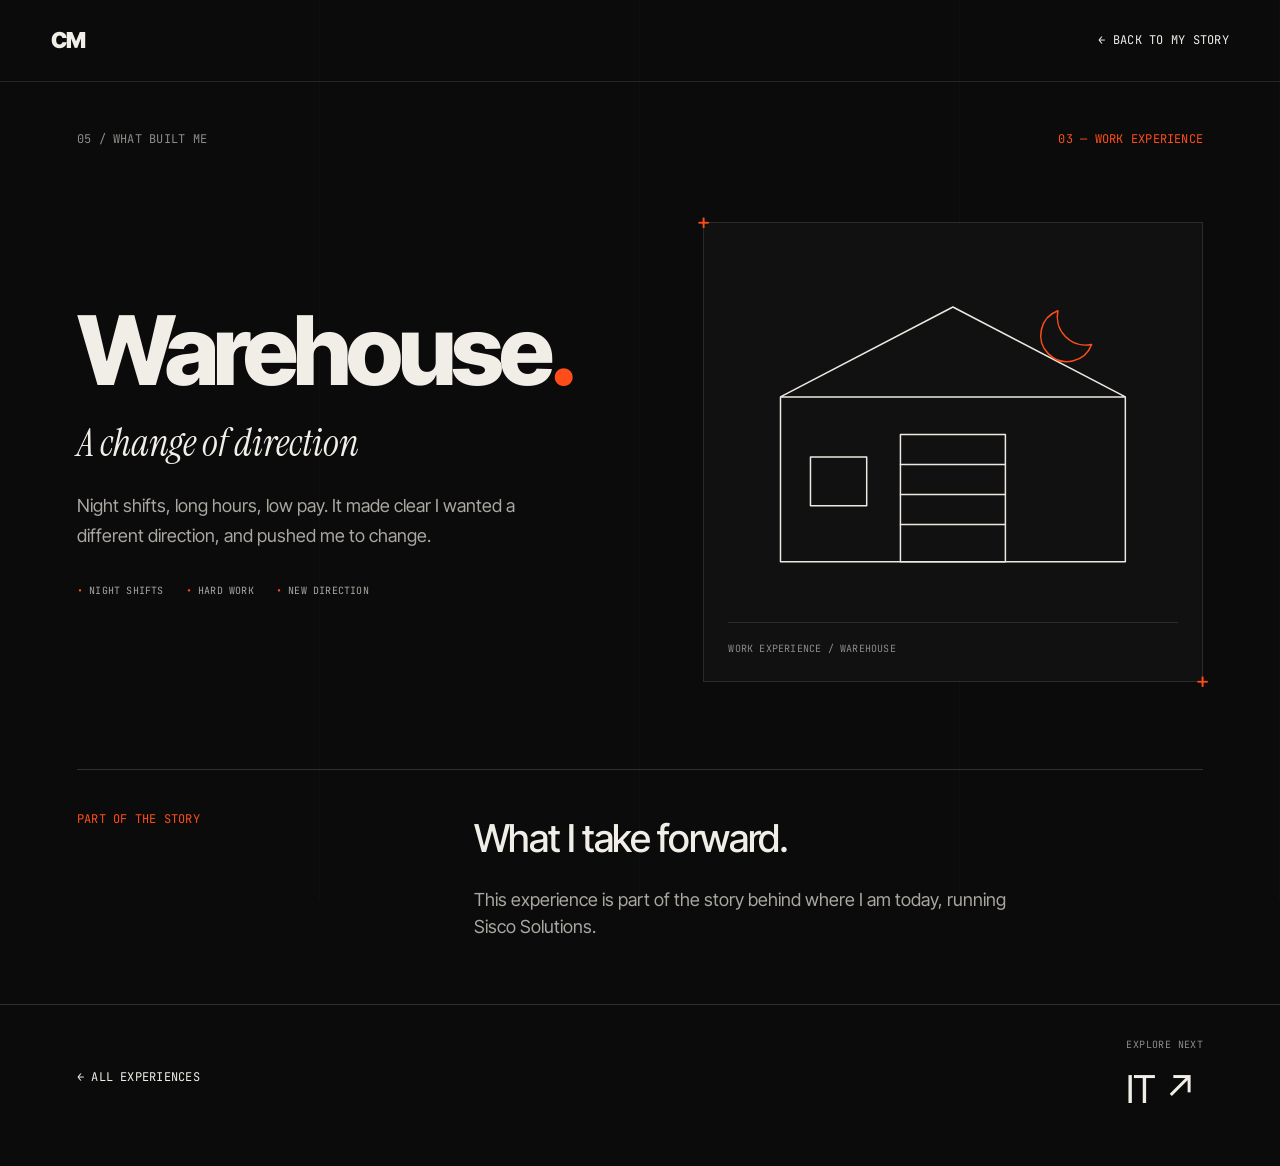
<file: warehouse.html>
<!doctype html>
<html lang="en-GB"><head><meta charset="utf-8"><meta name="viewport" content="width=device-width, initial-scale=1"><title>Warehouse — Cisco Machado</title><meta name="description" content="Night shifts, long hours, low pay. It made clear I wanted a different direction, and pushed me to change."><link rel="preconnect" href="https://fonts.googleapis.com"><link rel="preconnect" href="https://fonts.gstatic.com" crossorigin><link href="https://fonts.googleapis.com/css2?family=Inter+Tight:wght@400;500;800;900&family=Instrument+Serif:ital@0;1&family=JetBrains+Mono:wght@400;500&display=swap" rel="stylesheet"><style>@view-transition{navigation:auto}</style><link rel="stylesheet" href="assets/blend.css"><link rel="stylesheet" href="assets/categories.css"></head>
<body class="detail-page"><header class="detail-header"><a class="mark" href="index.html#top">CM</a><a class="back-link mono" href="index.html#built">← Back to my story</a></header>
<main><p class="eyebrow mono reveal">05 / What built me <span>03 — Work experience</span></p><div class="detail-hero"><div class="detail-copy"><h1 class="reveal">Warehouse<i class="stop">.</i></h1><p class="detail-sub reveal">A change of direction</p><p class="detail-desc reveal">Night shifts, long hours, low pay. It made clear I wanted a different direction, and pushed me to change.</p><ul class="detail-tags mono reveal"><li>Night shifts</li><li>Hard work</li><li>New direction</li></ul></div><figure class="detail-art reveal"><svg viewBox="0 0 600 500" role="img" aria-label="Warehouse illustration"><g class="drawing"><path d="m70 200 230-120 230 120v220H70zM70 200h460"/><rect x="230" y="250" width="140" height="170"/><path d="M230 290h140m-140 40h140m-140 40h140"/><rect x="110" y="280" width="75" height="65"/><path class="accent" d="M440 85a35 35 0 1 0 45 45 38 38 0 0 1-45-45"/></g></svg><figcaption class="mono">Work experience / Warehouse</figcaption></figure></div>
<section class="detail-context reveal"><p class="mono">Part of the story</p><div><h2>What I take forward.</h2><p>This experience is part of the story behind where I am today, running Sisco Solutions.</p></div></section>
</main><footer class="detail-footer"><a class="back-link mono" href="index.html#built">← All experiences</a><a class="next-link" href="it.html"><span class="mono">Explore next</span>IT <span aria-hidden="true">↗</span></a></footer><script src="assets/transitions.js"></script></body></html>
</file>
<file: assets/blend.css>
:root {
  --ink: #0B0B0C;
  --night: #070708;
  --paper: #EDE9E1;
  --space: #18181A;
  --accent: #FF4D1A;
  --on-dark: #F1EEE8;
  --on-dark-mute: #8E8C87;
  --on-paper: #0B0B0C;
  --on-paper-mute: #6B6860;
  --sans: "Inter Tight", system-ui, sans-serif;
  --serif: "Instrument Serif", Georgia, serif;
  --mono: "JetBrains Mono", ui-monospace, monospace;
  --gutter: clamp(16px, 3.2vw, 48px);
  --bar-h: 64px;
  /* set by blend.js: the screen size the panels are built for */
  --vw: 100vw;
  --vh: 100vh;
}

* { box-sizing: border-box; margin: 0; padding: 0; }
html, body { background: var(--space); }
body {
  color: var(--on-dark);
  font-family: var(--sans);
  font-size: 17px;
  line-height: 1.5;
  -webkit-font-smoothing: antialiased;
  overflow-x: hidden;
}
a { color: inherit; }
ul, ol { list-style: none; }
.mono { font-family: var(--mono); font-size: 12px; letter-spacing: .02em; text-transform: uppercase; line-height: 1.6; }
.muted { opacity: .62; }
::selection { background: var(--accent); color: var(--ink); }
:focus-visible { outline: 2px solid var(--accent); outline-offset: 3px; }
.stop { font-style: normal; color: var(--accent); }

/* ---------- the space: dot grid, moves and scales with the camera ---------- */
.space {
  position: fixed; inset: 0; z-index: 0; pointer-events: none;
  background-color: var(--space);
  background-image: radial-gradient(circle, rgba(241,238,232,.22) 1.1px, transparent 1.4px);
  background-size: 64px 64px;
}
.spacer { position: relative; z-index: -1; width: 1px; }

/* ---------- the world: every panel sits here at its own place; one transform moves the lot ---------- */
.world { position: fixed; top: 0; left: 0; z-index: 1; transform-origin: 0 0; will-change: transform; }
/* painted once at full size and moved as one layer: a zoom-out only shrinks it, so it stays sharp */
.st {
  position: absolute; width: var(--vw); height: var(--vh); overflow: hidden;
  padding: calc(var(--bar-h) + 28px) var(--gutter) 92px;
}
.st.ink { background: var(--ink); color: var(--on-dark); box-shadow: 0 0 0 1px #262628; }
.st.night { background: var(--night); color: var(--on-dark); box-shadow: 0 0 0 1px #222224; }
.st.paper { background: var(--paper); color: var(--on-paper); }
.st.paper .muted { color: var(--on-paper-mute); opacity: 1; }
.kicker { opacity: .6; margin-bottom: clamp(18px, 3vh, 36px); }

/* faint column lines inside each panel (Daniele) */
.st::before {
  content: ""; position: absolute; inset: 0; pointer-events: none;
  background-image: linear-gradient(to right, currentColor 1px, transparent 1px);
  background-size: calc((var(--vw) - 2 * var(--gutter)) / 6) 100%;
  background-position: var(--gutter) 0;
  opacity: .045;
}

/* the line: one orange line from the opening to the dot by the email.
   The copy in the space (.wthread) sits under the pages; each page has its own copy (.pthread)
   just above the page colour and under everything on it, so the line always runs behind the words. */
.st { isolation: isolate; }
.wthread { position: absolute; left: 0; top: 0; overflow: visible; pointer-events: none; z-index: 0; }
.pthread { position: absolute; left: 0; top: 0; width: 100%; height: 100%; overflow: visible; pointer-events: none; z-index: -1; }
.wthread path, .pthread path { fill: none; stroke: var(--accent); stroke-width: 1.6; stroke-linecap: round; stroke-linejoin: round; }
.wthread circle, .pthread circle { fill: var(--accent); }

/* ---------- type ---------- */
.giant {
  font-weight: 800; letter-spacing: -.055em; line-height: .86;
  font-size: min(13.5vw, calc(var(--vh) * .19));
}
.big {
  font-weight: 800; letter-spacing: -.045em; line-height: .92;
  font-size: min(6.4vw, calc(var(--vh) * .1)); max-width: 15ch;
}
.big .acc { color: var(--accent); }
/* lines rise into place when their panel arrives */
.ln { display: block; overflow: hidden; padding-bottom: .05em; }
.ln > span { display: inline-block; transform: translateY(105%); transition: transform 1s cubic-bezier(.2,.7,.1,1); }
.on .ln > span { transform: none; }
.on .ln:nth-child(2) > span { transition-delay: .08s; }
.on .ln:nth-child(3) > span { transition-delay: .16s; }

/* ---------- 00 opening ---------- */
.st-intro { padding: 0; }
.st-intro::before { display: none; }
.intro-lines { position: absolute; inset: 0; width: 100%; height: 100%; overflow: visible; pointer-events: none; }
.intro-line { fill: none; stroke: var(--accent); stroke-width: 1.6; stroke-linecap: round; stroke-linejoin: round; }
.intro-name-wrap { position: absolute; inset: 0; display: grid; place-items: center; }
#introSvg { width: min(1200px, var(--vw)); height: auto; overflow: visible; }
.intro-name { font-family: var(--serif); font-style: italic; font-size: 150px; fill: transparent; stroke: var(--accent); stroke-width: 1.2; }
.intro-name tspan { stroke-dasharray: 1400; stroke-dashoffset: 1400; fill: var(--accent); fill-opacity: 0; }
.intro-cap { position: absolute; left: var(--gutter); bottom: 28px; color: var(--on-dark-mute); max-width: calc(var(--vw) - 2 * var(--gutter) - 110px); }
.intro-hint { position: absolute; right: var(--gutter); bottom: 28px; display: flex; align-items: center; gap: 10px; color: var(--on-dark-mute); }
.dot { display: inline-block; width: 9px; height: 9px; border-radius: 50%; background: var(--accent); }

/* ---------- 01 hero ---------- */
.st-hero { display: flex; flex-direction: column; }
.st-hero .giant { margin-top: auto; }
.hero-foot { margin-top: clamp(28px, 5vh, 56px); max-width: 46ch; }
.hero-foot p { text-transform: none; font-size: 13px; color: var(--on-dark-mute); }

/* ---------- 02 approach: Daniele's arrow list ---------- */
.st-approach { display: grid; grid-template-columns: 1.1fr 1fr; grid-template-rows: auto 1fr; column-gap: 6vw; }
.st-approach .kicker { grid-column: 1 / -1; }
.st-approach .big { align-self: end; }
.now-left { align-self: end; }
.now-bg { margin-top: clamp(16px, 3vh, 28px); max-width: 44ch; font-size: clamp(15px, 1.15vw, 18px); line-height: 1.5; color: var(--on-paper-mute); }
.steps { align-self: end; display: grid; gap: clamp(6px, 1.4vh, 14px); }
.steps li { display: grid; grid-template-columns: 1.1em 1fr; column-gap: .25em; font-size: min(7.2vw, calc(var(--vh) * .118)); line-height: 1; letter-spacing: -.04em; font-weight: 500; }
.steps .arrow { color: var(--accent); opacity: 0; transform: translateX(-.4em); transition: opacity .35s, transform .35s cubic-bezier(.2,.7,.1,1); }
.steps .word { color: var(--on-paper-mute); opacity: .45; transition: opacity .35s, color .35s; }
.steps p { grid-column: 2; font-size: clamp(17px, 1.4vw, 22px); letter-spacing: 0; line-height: 1.4; max-width: 32ch; max-height: 0; overflow: hidden; opacity: 0; transition: max-height .5s, opacity .4s, margin .5s; }
.steps li.cur .arrow { opacity: 1; transform: none; }
.steps li.cur .word { color: var(--on-paper); opacity: 1; }
.steps li.cur p { max-height: 6em; opacity: 1; margin: .5em 0 .4em; }
/* the Sisco Solutions card (Kino's circled space, 2026-11-06): a small browser window with a picture of the website's home page,
   and its name. Wide screens: in the space between "02 — Now" and the headline (the headline stays where it was);
   phones: under the paragraph (below). It builds in with the page (assets/type.js); the line goes round it (blend.js nowRoute). */
.sisco-card {
  --sc-h: clamp(118px, calc(var(--vh) * .22), 236px);
  display: flex; align-items: center; gap: clamp(16px, 1.7vw, 30px); align-self: flex-start; width: fit-content; max-width: 100%;
  text-decoration: none; color: var(--on-paper);
}
@media (min-width: 861px) {
  .st-approach .now-left { align-self: stretch; display: flex; flex-direction: column; }
  .sisco-card { order: -1; margin: auto 0; }
}
.sc-win { position: relative; flex: none; display: block; width: calc(var(--sc-h) * 1.5); height: var(--sc-h); background: var(--paper); }
.sc-edge { position: absolute; inset: 0; width: 100%; height: 100%; overflow: visible; pointer-events: none; z-index: 2; }
.sc-edge rect { fill: none; stroke: var(--ink); stroke-width: 1.3; vector-effect: non-scaling-stroke; stroke-dasharray: 1; transition: stroke .3s; }
.sc-bar {
  position: absolute; left: 0; right: 0; top: 0; height: calc(var(--sc-h) * .145); display: flex; align-items: center; gap: 4px;
  padding: 0 calc(var(--sc-h) * .055); border-bottom: 1px solid rgba(11, 11, 12, .5);
}
.sc-dot { flex: none; width: 5px; height: 5px; border-radius: 50%; border: 1px solid var(--ink); }
.sc-addr {
  flex: 1 1 auto; min-width: 0; margin-left: 5px; padding: 0 8px; border-radius: 99px; background: rgba(11, 11, 12, .07);
  min-height: 1.6em; font-family: var(--mono); font-weight: 500; color: var(--ink); font-size: clamp(10px, calc(var(--sc-h) * .068), 12.5px); line-height: 1.6; letter-spacing: .02em; white-space: nowrap; overflow: hidden;
}
.sc-view { position: absolute; left: 0; right: 0; bottom: 0; top: calc(var(--sc-h) * .145); overflow: hidden; background: #E3DCD3; }
.sc-view img { display: block; width: 100%; height: auto; transition: transform .9s cubic-bezier(.2, .7, .1, 1); }
.sc-text { display: grid; gap: 8px; }
.sc-label { color: #3A3833; min-height: 1.6em; }
.sc-name { font-weight: 500; font-size: clamp(20px, min(2.05vw, 3.9vh), 34px); letter-spacing: -.025em; line-height: 1.05; white-space: nowrap; }
.sc-arrow { display: inline-block; margin-left: .16em; color: var(--accent); transition: transform .35s cubic-bezier(.2, .7, .1, 1); }
/* hover / focus: an orange edge, the picture drifts down the page a little, the arrow nudges */
.sisco-card:hover .sc-edge rect, .sisco-card:focus-visible .sc-edge rect { stroke: var(--accent); }
.sisco-card:hover .sc-view img, .sisco-card:focus-visible .sc-view img { transform: translateY(-5.5%); }
.sisco-card:hover .sc-arrow, .sisco-card:focus-visible .sc-arrow { transform: translate(.14em, -.14em); }
.sisco-card:focus-visible { outline: 2px solid var(--accent); outline-offset: 8px; }

/* ---------- 03 capabilities: the moving tile ---------- */
.st-cap { display: flex; flex-direction: column; }
.tiles { margin-top: auto; display: grid; grid-template-columns: repeat(4, 1fr); gap: 1px; background: #262628; border: 1px solid #262628; }
.tiles-lbl { grid-column: 1 / -1; background: var(--ink); padding: 10px 14px; color: var(--on-dark-mute); }
.tile {
  position: relative; background: var(--ink); padding: 18px 16px 16px; min-height: min(15vh, 132px);
  display: flex; flex-direction: column; justify-content: space-between; gap: 10px;
  transition: background .35s, color .35s;
}
.tile strong { font-weight: 500; font-size: clamp(16px, 1.5vw, 22px); letter-spacing: -.01em; }
.tile span { font-size: 14px; line-height: 1.35; color: var(--on-dark-mute); transition: color .35s; }
.tile.cur { background: var(--accent); color: var(--ink); }
.tile.cur span { color: rgba(11,11,12,.86); }

/* ---------- 04 work: Gianpaolo's framed pieces over a soft colour field ---------- */
.st-work { display: grid; grid-template-rows: auto auto 1fr auto; }
.blob {
  position: absolute; inset: -20%; pointer-events: none; z-index: -2; filter: blur(60px);
  background:
    radial-gradient(40% 45% at 72% 38%, rgba(var(--tint), .30), transparent 70%),
    radial-gradient(35% 40% at 24% 70%, rgba(var(--tint), .16), transparent 70%);
  transform: translate3d(calc(var(--drift, 0) * 6%), 0, 0);
}
.st-work > *:not(.blob):not(.pthread) { position: relative; z-index: 1; }
.work-head { display: flex; justify-content: space-between; gap: 20px; padding-bottom: 14px; border-bottom: 1px solid rgba(11,11,12,.16); margin-bottom: 16px; }
.proj-no { opacity: .7; }
.frame { position: relative; align-self: center; justify-self: center; width: min(62vw, calc((var(--vh) - 430px) * 2.1)); min-width: min(100%, 300px); margin: 10px 0; padding: 20px 24px 14px; }
.frame .ill { width: 100%; height: auto; display: block; overflow: visible; }
.br { position: absolute; width: 14px; height: 14px; border: 0 solid currentColor; opacity: .7; }
.br.tl { left: 0; top: 0; border-left-width: 1.5px; border-top-width: 1.5px; }
.br.tr { right: 0; top: 0; border-right-width: 1.5px; border-top-width: 1.5px; }
.br.bl { left: 0; bottom: 0; border-left-width: 1.5px; border-bottom-width: 1.5px; }
.br.br- { right: 0; bottom: 0; border-right-width: 1.5px; border-bottom-width: 1.5px; }
.dims { position: absolute; right: 2px; top: -20px; font-size: 10px; opacity: .72; }
.frame figcaption { font-family: var(--serif); font-style: italic; font-size: clamp(17px, 1.5vw, 23px); line-height: 1.22; text-align: center; max-width: 48ch; margin: 12px auto 0; }
.ill .ink rect, .ill .ink line, .ill .ink path { fill: none; stroke: var(--ink); stroke-width: 1.6; }
.ill .ink .thin { stroke-width: 1; }
.ill .ink .fill { fill: var(--paper); }
.ill .ink .win { stroke-width: 5; stroke: var(--paper); }
.ill .ink .accfill { fill: var(--accent); stroke: none; }
.ill .unit { stroke: var(--ink); stroke-width: 1; fill: none; }
.ill .unit.done { fill: var(--accent); stroke: var(--accent); }
.ill .unit.part { fill: url(#hatch); }
.ill .acc-line { fill: none; stroke: var(--accent); stroke-width: 1.6; stroke-dasharray: 5 6; }
.ill .lbl { font-family: var(--mono); font-size: 12px; fill: var(--ink); letter-spacing: .04em; stroke: none; }
.ill .lbl.acc { fill: var(--accent); }
.ill .lbl.muted { fill: var(--on-paper-mute); }
/* the Drafting drawing draws itself as you scroll: assets/pages.js drives every stroke from the page's rest */
.proj-foot { display: flex; justify-content: space-between; align-items: end; gap: 24px; flex-wrap: wrap; }
.proj-name { font-weight: 900; text-transform: uppercase; letter-spacing: -.06em; line-height: .82; font-size: min(8.6vw, calc(var(--vh) * .12)); }
.tags { display: flex; flex-direction: column; gap: 4px; text-align: right; padding-bottom: 6px; }
.tags li::before { content: "— "; color: var(--accent); }
.st-co .co-lede { align-self: center; font-family: var(--serif); font-style: italic; font-size: min(4.6vw, calc(var(--vh) * .075)); line-height: 1.08; max-width: 20ch; }
/* the pitch (text-led work panel) */
.st-lv { grid-template-rows: auto 1fr auto; }
.lv-mid { align-self: center; display: grid; gap: clamp(16px, 3vh, 28px); }
.lv-lede { font-family: var(--serif); font-style: italic; font-size: min(4vw, calc(var(--vh) * .066)); line-height: 1.1; max-width: 26ch; }
.lv-body { font-size: clamp(16px, 1.25vw, 19px); line-height: 1.5; max-width: 52ch; }

/* ---------- Drafting (#work) + The Pitch (#work-2): Kino's sketches 3, 4 and 5 (2026-11-05) ----------
   Drafting: the words down the left (project, the tags as a ledger, the title), the framed drawings big on the right.
   The Pitch, flipped: Kino's stage drawing on the left, the words on the right.
   Both drawings and the ledger move with the page's rest (assets/pages.js), so they run backwards when you scroll back.
   A band above the ruler is kept clear for the orange line. */
#work, #work-2 { padding-bottom: calc(var(--vh) * .14); }
#work { grid-template-columns: minmax(0, 1fr) auto; grid-template-rows: auto auto minmax(0, 1fr) auto auto; column-gap: var(--fgap, clamp(28px, 3.4vw, 64px)); }
#work .work-head { grid-column: 1 / -1; }
#work .proj-no { grid-column: 1; grid-row: 2; }
#work .proj-foot { display: contents; }
#work .proj-name { grid-column: 1; grid-row: 5; white-space: nowrap; }
/* --fw: the frame's width, fitted by pages.js to the room on the page (this is the fallback);
   --fch / --fgap / --fmt: the margins pages.js lets give way so the frame can be bigger */
#work .frame {
  grid-column: 2; grid-row: 2 / 6; align-self: start; justify-self: end;
  width: var(--fw, min(calc(var(--vw) * .56), calc(var(--vh) * 2.1 - 600px))); min-width: 0;
  margin: var(--fmt, 22px) var(--fch, 4.5vw) 0 0;
}
#work .frame figcaption { font-size: clamp(19px, min(1.9vw, 4vh), 31px); max-width: 54ch; margin-top: 14px; text-wrap: balance; }
#work .ill { --k: 1; }
#work .ill .ink rect, #work .ill .ink line, #work .ill .ink path { stroke-width: calc(1.55px * var(--k)); stroke-linecap: round; }
#work .ill .ink .thin { stroke-width: calc(1px * var(--k)); }
#work .ill .ink .win { stroke-width: calc(1.55px * var(--k) + 3.6px); stroke-linecap: butt; }
#work .ill .acc-line { stroke-width: calc(1.6px * var(--k)); }
#work .ill .guides line { stroke: var(--ink); stroke-width: calc(.8px * var(--k)); opacity: .34; }
#work .ill .dimln { fill: none; stroke: var(--accent); stroke-width: calc(1.1px * var(--k)); }
#work .ill .lhead { fill: var(--accent); }
/* the tags as a ledger: an orange rule runs from the left edge and sets each line's words to the right */
#work .tags-big {
  grid-column: 1; grid-row: 4; align-self: end; display: grid; gap: .3em; margin: 0 0 clamp(22px, 5.5vh, 64px); padding: 0;
  font-family: var(--sans); font-weight: 500; font-size: clamp(22px, min(2.15vw, 4.5vh), 40px);
  letter-spacing: -.028em; line-height: 1.06; text-transform: none; text-align: left; max-width: 15.5em; color: var(--on-paper);
}
#work .tags-big li { display: flex; align-items: center; gap: .42em; }
#work .tags-big li::before { content: none; }
#work .tg-line { flex: 1 1 auto; min-width: .6em; height: 1.6px; background: var(--accent); transform-origin: 0 50%; }
#work .tg-word { position: relative; white-space: nowrap; flex: none; }
/* a drafting tick where the rule meets the words */
#work .tg-word::before { content: ""; position: absolute; left: -.42em; top: 50%; width: 1.6px; height: .46em; margin: -.23em 0 0 -.8px; background: var(--accent); transform: rotate(45deg); }

#work-2 { grid-template-columns: minmax(0, 54fr) minmax(0, 46fr); grid-template-rows: auto minmax(0, 1fr) auto; column-gap: clamp(28px, 4vw, 80px); }
#work-2 .proj-no { grid-column: 1; grid-row: 1; }
#work-2 .stage { grid-column: 1; grid-row: 2; position: relative; min-height: 0; margin: clamp(12px, 3vh, 36px) 0 clamp(14px, 3.4vh, 40px); }
#work-2 .stage svg { position: absolute; inset: 0; width: 100%; height: 100%; overflow: visible; }
#pitchStage { --k: 1; }
#pitchStage path { fill: none; stroke-linecap: round; stroke-linejoin: round; }
#pitchStage .o { stroke: var(--accent); stroke-width: calc(1.9px * var(--k)); }
#pitchStage .i { stroke: var(--ink); stroke-width: calc(1.7px * var(--k)); }
#pitchStage .chart { stroke-width: calc(1.4px * var(--k)); opacity: .6; }
#work-2 .lv-mid { grid-column: 2; grid-row: 1 / 4; align-self: center; }
#work-2 .lv-lede { font-size: min(3.5vw, calc(var(--vh) * .064)); max-width: 24ch; }
#work-2 .lv-body { max-width: 50ch; }
#work-2 .proj-foot { grid-column: 1; grid-row: 3; justify-content: start; align-items: end; column-gap: clamp(20px, 2.6vw, 44px); flex-wrap: nowrap; }
#work-2 .tags { text-align: left; }

@media (max-width: 860px) {
  #work, #work-2 { padding-bottom: 76px; }
  /* Drafting on a phone: a clear band at the top for the line, then the frame, the ledger, the title */
  #work { grid-template-columns: minmax(0, 1fr); grid-template-rows: auto auto auto auto minmax(0, 1fr) auto; }
  #work .frame { grid-column: 1; grid-row: 3; justify-self: start; width: calc(100% - 22px); margin: max(28px, calc(var(--vh) * .36 - 150px)) 0 0; padding: 14px 10px 10px; }
  #work .frame figcaption { font-size: 19px; }
  #work .tags-big { grid-row: 4; align-self: start; margin: clamp(18px, 3.4vh, 32px) 0 0; font-size: 23px; width: calc(100% - 40px); }
  #work .proj-name { grid-row: 6; }
  /* The Pitch on a phone: stacked, the drawing small above the words; a clear band for the line above the title.
     Title and tags share one row (they stack again if the screen is too narrow), so the line clears both. */
  #work-2 { grid-template-columns: minmax(0, 1fr); grid-template-rows: auto auto auto minmax(0, 1fr) auto; }
  #work-2 .stage { grid-row: 2; height: min(calc(var(--vh) * .2), calc((var(--vw) - 32px) * .64)); margin: 14px 0 6px; }
  #work-2 .lv-mid { grid-column: 1; grid-row: 3; align-self: start; gap: 12px; }
  #work-2 .lv-lede { font-size: 24px; }
  #work-2 .lv-body { font-size: 15px; }
  #work-2 .proj-foot { grid-row: 5; flex-wrap: wrap; row-gap: 10px; }
  #work-2 .proj-name { font-size: min(7.4vw, calc(var(--vh) * .12)); }
}
/* short phones (667px tall): everything fits above the ruler. Drafting: a narrower band above the frame for the line.
   The Pitch: a little less air round the drawing and a slightly smaller lede; its line runs under the title row (blend.js) */
@media (max-width: 860px) and (max-height: 760px) {
  #work .frame { margin-top: max(28px, calc(var(--vh) * .36 - 186px)); }
  #work .tags-big { margin-top: 14px; }
  #work-2 .stage { height: min(calc(var(--vh) * .19), calc((var(--vw) - 32px) * .64)); margin: 8px 0 2px; }
  #work-2 .lv-mid { gap: 8px; }
  #work-2 .lv-lede { font-size: 22px; }
}
/* creative frames waiting for the real pieces */
.ill .ph rect { fill: none; stroke: var(--on-paper-mute); stroke-width: 1; stroke-dasharray: 6 7; }
.tile.span2 { grid-column: span 2; }
/* the vote */
.st-ceo { display: flex; flex-direction: column; }
.ceo-fact { color: var(--accent); }
.st-ceo .giant { margin-top: auto; }
.ceo-body { margin-top: clamp(24px, 5vh, 52px); max-width: 44ch; font-size: clamp(16px, 1.3vw, 20px); line-height: 1.5; color: #D6D3CD; }
.contact-now { max-width: 46ch; font-size: clamp(15px, 1.15vw, 18px); line-height: 1.5; color: #D6D3CD; }
.foot a { text-decoration: none; }
.foot a:hover { color: var(--accent); }
.btn { display: inline-block; padding: 14px 20px; border: 1px solid var(--ink); text-decoration: none; transition: background .2s, color .2s; margin-bottom: 6px; }
.btn:hover { background: var(--ink); color: var(--paper); }

/* ---------- 05 about: Gianpaolo's layout ---------- */
.st-about { display: flex; flex-direction: column; }
.about-grid { display: grid; grid-template-columns: 1fr 1fr; gap: 5vw; margin-top: auto; }
.about-name { font-family: var(--serif); font-size: min(6.2vw, calc(var(--vh) * .1)); line-height: .98; letter-spacing: -.01em; }
.about-name em { color: var(--accent); }
.about-body { display: grid; gap: 14px; align-content: end; max-width: 60ch; font-size: clamp(15px, 1.15vw, 18px); line-height: 1.5; color: #D6D3CD; }
/* wide screens: the paragraphs sit at the right of their column (same width, same lines), so the drawing between
   the name and the paragraphs has more room */
@media (min-width: 861px) { .about-body { justify-self: end; } }
.stats { display: grid; grid-template-columns: repeat(4, 1fr); gap: 20px; margin-top: clamp(24px, 5vh, 56px); padding-top: 18px; border-top: 1px solid #2B2B2C; }
.stats dd { font-size: clamp(17px, 1.6vw, 24px); letter-spacing: -.02em; line-height: 1.15; }
.stats dt { margin-top: 8px; color: var(--on-dark-mute); }
/* Origins, Kino's sketch 7: the line draws the hoop, the wave and the water (blend.js); the ball, the surfer,
   his board and the splash are drawn here (assets/origins.js), under the line and under every word */
.pscene { position: absolute; left: 0; top: 0; width: 100%; height: 100%; overflow: visible; pointer-events: none; z-index: -1; }
.pscene path, .pscene circle, .pscene ellipse {
  fill: none; stroke: var(--accent); stroke-width: 1.6; stroke-linecap: round; stroke-linejoin: round; vector-effect: non-scaling-stroke;
}
.pscene .og-ball { fill: rgba(255, 77, 26, .12); }
.pscene .og-drop { fill: var(--accent); stroke: none; }
.pscene .og-trail { stroke-width: 1.3; }
.pscene .og-measure { visibility: hidden; }

/* ---------- 06 contact: Daniele's closing ---------- */
.st-contact { display: flex; flex-direction: column; padding-bottom: 110px; }
.st-contact .giant { margin-top: auto; }
.contact-row { display: flex; justify-content: space-between; align-items: end; gap: 24px; flex-wrap: wrap; margin-top: clamp(24px, 5vh, 56px); }
.contact-big { position: relative; font-family: var(--serif); font-style: italic; font-size: min(5.4vw, calc(var(--vh) * .085)); line-height: 1; text-decoration: none; border-bottom: 1px solid currentColor; overflow-wrap: anywhere; }
.contact-big:hover { color: var(--accent); }
.end-dot { position: absolute; left: -22px; top: 50%; width: 9px; height: 9px; margin-top: -4px; border-radius: 50%; background: var(--accent); }
.contact-list { display: flex; gap: 28px; flex-wrap: wrap; }
.contact-list a { text-decoration: none; }
.contact-list a:hover { color: var(--accent); }
/* Instagram and LinkedIn (2026-11-06): each app's logo with the handle, bigger than the list under them; orange on hover / focus */
.contact-side { display: flex; flex-direction: column; align-items: flex-end; gap: clamp(12px, 2.2vh, 22px); }
.socials { display: flex; flex-wrap: wrap; gap: 12px clamp(22px, 2.4vw, 40px); }
.soc { display: inline-flex; align-items: center; gap: 11px; text-decoration: none; color: var(--on-dark); transition: color .25s; }
.soc-logo { flex: none; width: clamp(28px, 2.3vw, 36px); height: auto; overflow: visible; }
.soc-logo .ig { fill: none; stroke: currentColor; stroke-width: 1.9; }
.soc-logo .ig-dot, .soc-logo .li-sq { fill: currentColor; }
.soc-logo .li-in { fill: var(--night); }
.soc-handle { font-size: clamp(17px, 1.45vw, 23px); font-weight: 500; letter-spacing: -.01em; line-height: 1.2; }
.soc:hover, .soc:focus-visible { color: var(--accent); }
.foot { position: absolute; left: var(--gutter); right: var(--gutter); bottom: 58px; display: flex; justify-content: space-between; color: var(--on-dark-mute); }

/* ---------- top bar ---------- */
.bar {
  position: fixed; top: 0; left: 0; right: 0; z-index: 20; height: var(--bar-h);
  display: grid; grid-template-columns: auto 1fr auto; align-items: center; gap: 32px;
  padding: 0 var(--gutter);
  font-family: var(--mono); font-size: 11px; text-transform: uppercase; letter-spacing: .03em;
  color: #fff; mix-blend-mode: difference;
}
.mark { font-family: var(--sans); font-weight: 900; font-size: 22px; letter-spacing: -.04em; text-decoration: none; }
.bar-facts { display: flex; gap: clamp(24px, 6vw, 96px); justify-content: center; }
.bar-facts dt { opacity: .62; }
.bar-nav { display: flex; gap: 22px; }
.bar-nav a { text-decoration: none; }
.bar-nav a:hover, .bar-nav a.cur { text-decoration: underline; text-underline-offset: 4px; }

/* ---------- the ruler: where you are (Gianpaolo) ---------- */
.ruler {
  position: fixed; left: var(--gutter); right: var(--gutter); bottom: 22px; z-index: 20;
  display: grid; grid-template-columns: 1fr minmax(160px, 46vw) 1fr; align-items: center; gap: 24px;
  color: var(--ruler-c, #F1EEE8); font-size: 10px; pointer-events: none; transition: color .4s;
}
.ruler-geo { text-align: right; opacity: .62; }
.ruler-track {
  position: relative; height: 9px;
  background:
    linear-gradient(currentColor, currentColor) 0 50% / 100% 1px no-repeat;
  opacity: .9;
}
.ruler-track::before { content: ""; position: absolute; inset: 0; background: var(--ticks, none); opacity: .55; }
.ruler-fill { position: absolute; left: 0; top: 50%; height: 1px; margin-top: -.5px; width: 0; background: var(--accent); }
.ruler-dot { position: absolute; top: 50%; width: 9px; height: 9px; margin: -4.5px 0 0 -4.5px; border-radius: 50%; background: var(--accent); left: 0; }

/* ---------- cursor (Daniele): an orange dot ---------- */
.cursor {
  position: fixed; left: 0; top: 0; z-index: 30; width: 10px; height: 10px; margin: -5px 0 0 -5px;
  border-radius: 50%; background: var(--accent); pointer-events: none; opacity: 0;
  transition: width .25s, height .25s, margin .25s, background .25s, border .25s, opacity .3s;
}
.cursor.show { opacity: 1; }
.cursor.link { width: 34px; height: 34px; margin: -17px 0 0 -17px; background: transparent; border: 1.5px solid var(--accent); }
html.dot-cursor, html.dot-cursor a, html.dot-cursor button { cursor: none; }

/* ---------- phones ---------- */
@media (max-width: 860px) {
  .bar { grid-template-columns: auto 1fr; gap: 12px; }
  .bar-facts { display: none; }
  .bar-nav { justify-content: end; gap: 14px; }
  .tile.span2 { grid-column: span 2; }
  .lv-lede { font-size: 27px; }
  .end-dot { left: -13px; width: 7px; height: 7px; margin-top: -3.5px; }
  .st { padding-bottom: 76px; }
  .st-approach { grid-template-columns: 1fr; grid-template-rows: auto auto 1fr; }
  .st-approach .now-left { align-self: start; }
  .now-bg { font-size: 15px; }
  .sisco-card { --sc-h: clamp(44px, calc(var(--vh) * .082), 74px); gap: 12px; margin: clamp(14px, calc(var(--vh) * .05 - 4px), 40px) 0 0 clamp(0px, 5vw, 24px); }
  .sc-bar { gap: 2px; padding: 0 4px; }
  .sc-dot { width: 3px; height: 3px; border-width: .8px; }
  .sc-addr { display: none; }
  .sc-text { gap: 4px; }
  .sc-label { font-size: 11px; color: var(--on-paper); }
  .sc-name { font-size: 18px; }
  .contact-side { align-items: flex-start; }
  .socials { gap: 10px 26px; }
  .soc-logo { width: 26px; }
  .soc-handle { font-size: 16px; }
  .steps li { font-size: 12.5vw; }
  .tiles { grid-template-columns: 1fr 1fr; }
  .tile { min-height: 0; padding: 12px; }
  .tile span { display: none; }
  .tile.cur span { display: block; }
  .work-head .muted { display: none; }
  .frame { width: 100%; padding: 14px 10px 10px; }
  .tags { text-align: left; }
  .about-grid { grid-template-columns: 1fr; gap: 16px; }
  .about-body { font-size: 15px; gap: 10px; }
  .stats { grid-template-columns: 1fr 1fr; }
  .ruler { grid-template-columns: 1fr; gap: 8px; }
  .ruler-geo, .ruler-name { display: none; }
}

/* short phones: the card a size smaller and closer to the paragraph, so the list below keeps its room */
@media (max-width: 860px) and (max-height: 760px) {
  .sisco-card { --sc-h: 44px; margin-top: 12px; }
}

@media (prefers-reduced-motion: reduce) {
  .ln > span, .ill .ink > * { transition: none !important; }
  /* the card: shown complete; on hover / focus only its edge turns orange, nothing moves */
  .sc-view img, .sc-arrow, .sc-edge rect, .soc { transition: none; }
  .sisco-card:hover .sc-view img, .sisco-card:focus-visible .sc-view img, .sisco-card:hover .sc-arrow, .sisco-card:focus-visible .sc-arrow { transform: none; }
}
</file>
<file: assets/categories.css>
/* What built me: the tiles link to a page each (evenly spaced, work on top, studies below) and the seven story pages. */
/* page fade: the @view-transition opt-in is inline in each page's head, so it is active before the body is read */
::view-transition-old(root) { animation: .25s ease both fade-out; }
::view-transition-new(root) { animation: .5s ease both fade-in; }
@keyframes fade-out { to { opacity: 0; transform: translateY(-8px); } }
@keyframes fade-in { from { opacity: 0; transform: translateY(12px); } }
#tiles { grid-template-columns: repeat(12,minmax(0,1fr)); }
#tiles .work-tile { grid-column: span 4; }
#tiles .study-tile { grid-column: span 3; }
#tiles .tile { text-decoration: none; }
#tiles .tile strong { display: flex; justify-content: space-between; gap: 12px; }
#tiles .tile-arrow { font-style: normal; opacity: .5; transition: transform .3s,opacity .3s; }
#tiles .tile:hover, #tiles .tile:focus-visible { background: var(--accent); color: var(--ink); }
#tiles .tile:hover span,#tiles .tile:focus-visible span { color: var(--ink); }
#tiles .tile:hover .tile-arrow { transform: translate(3px,-3px); opacity: 1; }
#tiles .tile:active { transform: scale(.985); }
.detail-page { background: var(--ink); min-height: 100vh; }
.detail-page::before { content:''; position:fixed; inset:0; pointer-events:none; background:repeating-linear-gradient(90deg,transparent 0,transparent calc(25% - 1px),#ffffff05 calc(25% - 1px),#ffffff05 25%); }
.detail-header { display:flex; align-items:center; justify-content:space-between; padding:24px 4vw; border-bottom:1px solid #262628; }
.back-link { text-decoration:none; transition:color .25s; }
.back-link:hover { color:var(--accent); }
.detail-page main { padding:48px 6vw 0; max-width:1600px; margin:auto; }
.eyebrow { display:flex; justify-content:space-between; gap:16px; color:var(--on-dark-mute); }
.eyebrow span { color:var(--accent); }
.detail-hero { display:grid; grid-template-columns:1.1fr 1fr; gap:6vw; align-items:center; min-height:620px; padding:55px 0 70px; }
.detail-copy h1 { font-size:clamp(52px,7.5vw,112px); line-height:.94; letter-spacing:-.055em; font-weight:800; max-width:10ch; }
.detail-sub { font-family:var(--serif); font-style:italic; font-size:clamp(27px,3vw,42px); margin-top:26px; line-height:1.15; }
.detail-desc { color:#aaa7a1; max-width:45ch; font-size:18px; margin-top:26px; line-height:1.65; }
.detail-tags { display:flex; flex-wrap:wrap; gap:10px 22px; margin-top:32px; font-size:10px; color:#aaa7a1; }
.detail-tags li::before { content:'• '; color:var(--accent); }
.detail-art { background:#111112; border:1px solid #2b2b2c; position:relative; padding:24px; }
.detail-art::before,.detail-art::after { content:'+'; position:absolute; color:var(--accent); font-family:var(--mono); font-size:22px; }
.detail-art::before { top:-17px; left:-7px; }.detail-art::after { bottom:-17px; right:-7px; }
.detail-art svg { display:block; width:100%; height:auto; }
.drawing { fill:none; stroke:#ede9e1; stroke-width:2; stroke-linecap:round; stroke-linejoin:round; }
.drawing .accent { stroke:var(--accent); }
.drawing .currency { fill:var(--accent); stroke:none; font-family:var(--serif); font-size:220px; }
.drawing .rank { fill:var(--accent); stroke:none; font-family:var(--sans); font-size:90px; }
.detail-art figcaption { border-top:1px solid #2b2b2c; padding-top:18px; color:var(--on-dark-mute); font-size:10px; }
.detail-context { border-top:1px solid #303031; padding:40px 0 64px; display:grid; grid-template-columns:1fr 2fr; gap:32px; }
.detail-context>.mono { color:var(--accent); }
.detail-context h2 { font-size:clamp(28px,3vw,44px); font-weight:500; letter-spacing:-.035em; margin-bottom:18px; }
.detail-context p:not(.mono) { color:#aaa7a1; font-size:18px; max-width:57ch; }
.credential { border:1px solid #303031; display:grid; grid-template-columns:180px 1fr; align-items:center; gap:20px 40px; padding:32px; margin-bottom:60px; }
.credential>.mono { grid-column:1/-1; color:var(--accent); }
.credential svg { width:100%; }.credential h2 { font-size:32px; font-weight:500; }.credential p { color:#aaa7a1; max-width:50ch; }
.detail-footer { max-width:1600px; margin:auto; border-top:1px solid #303031; padding:32px 6vw 48px; display:flex; align-items:center; justify-content:space-between; gap:30px; }
.next-link { text-decoration:none; font-size:clamp(24px,3vw,40px); letter-spacing:-.03em; transition:color .25s,transform .25s; }
.next-link>.mono { display:block; font-size:10px; color:var(--on-dark-mute); letter-spacing:.04em; margin-bottom:8px; }
.next-link:hover { color:var(--accent); transform:translateX(4px); }
.detail-page .reveal { animation:enter .85s cubic-bezier(.16,1,.3,1) both; }
.detail-sub.reveal { animation-delay:.08s; }.detail-desc.reveal { animation-delay:.16s; }.detail-tags.reveal { animation-delay:.24s; }.detail-art.reveal { animation-delay:.12s; }
.detail-art .drawing>path,.detail-art .drawing>rect,.detail-art .drawing>circle { stroke-dasharray:1800; animation:draw 1.8s cubic-bezier(.2,.65,.3,1) both; }
@keyframes enter { from { opacity:0; transform:translateY(25px); } to { opacity:1; transform:none; } }
@keyframes draw { from { stroke-dashoffset:1800; } to { stroke-dashoffset:0; } }
body.leaving { opacity:0; transform:translateY(-6px); transition:opacity .18s,transform .18s; }
@media(max-width:860px) {
 #tiles .work-tile { grid-column:span 4; } #tiles .study-tile { grid-column:span 6; }
 #tiles .tile span,#tiles .tile.cur span { display:none; }
 #tiles .tile { min-height:68px; justify-content:center; padding:12px; }
 #tiles .tile strong { font-size:16px; }
 #built .big { font-size:clamp(32px,6.4vw,60px); }
 .detail-hero { grid-template-columns:1fr; min-height:0; padding:45px 0; gap:40px; }
 .detail-copy h1 { max-width:12ch; }.detail-art { max-width:580px; width:100%; }
 .detail-context { grid-template-columns:1fr; gap:20px; }
 .eyebrow { flex-direction:column; gap:8px; }
 .credential { grid-template-columns:100px 1fr; padding:20px; gap:20px; }
 .detail-footer { align-items:flex-start; }.detail-header { padding:20px 6vw; }
}
@media(max-height:600px) { #built { overflow-y:auto; } #built .tiles { margin-top:24px; } }
/* reduced motion: the story pages show everything complete (scoped, so the main page keeps its own rules); no page fade */
@media(prefers-reduced-motion:reduce) {
 .detail-page,.detail-page *,.detail-page *::before,.detail-page *::after { animation:none!important; transition:none!important; scroll-behavior:auto!important; }
 ::view-transition-group(*),::view-transition-old(*),::view-transition-new(*) { animation:none!important; }
}
</file>
<file: assets/type.css>
/* Text motion (assets/type.js, 2026-11-05): the words on every page develop in their own way while the camera
   rests there, then sit still. type.js splits them into spans for show only; the end state is the page as it was. */

/* the original words, for screen readers, on paragraphs whose words are split for show */
.sr-only {
  position: absolute; width: 1px; height: 1px; margin: -1px; padding: 0; border: 0; overflow: hidden;
  clip: rect(0 0 0 0); clip-path: inset(50%); white-space: nowrap; user-select: none; -webkit-user-select: none;
}
/* t-g: the letters of one word stay on one line; t-c / t-w: a letter / a word that moves; t-i: one that only changes colour */
.t-g, .t-w { white-space: nowrap; }
.t-c, .t-w { display: inline-block; }
.t-c.t-i, .t-w.t-i { display: inline; }

/* Hello, The vote and Today: their headline lines used to rise as blocks (.ln in blend.css); type.js moves them now */
html.type-on .ln { overflow: visible; }
html.type-on .ln > span { transform: none; transition: none; }

/* What built me: a tile's words light up one after another when the orange tile reaches it.
   (blend.css shows/hides ".tile span" on phones; the word spans inside stay inline) */
.tile span .t-x { display: inline; }
.tile.cur span .t-x { animation: t-tile .6s cubic-bezier(.2, .7, .1, 1) backwards; animation-delay: calc(var(--i, 0) * 26ms); }
@keyframes t-tile { from { opacity: .16; } }

@media (prefers-reduced-motion: reduce) {
  .tile.cur span .t-x { animation: none; }
}
</file>
